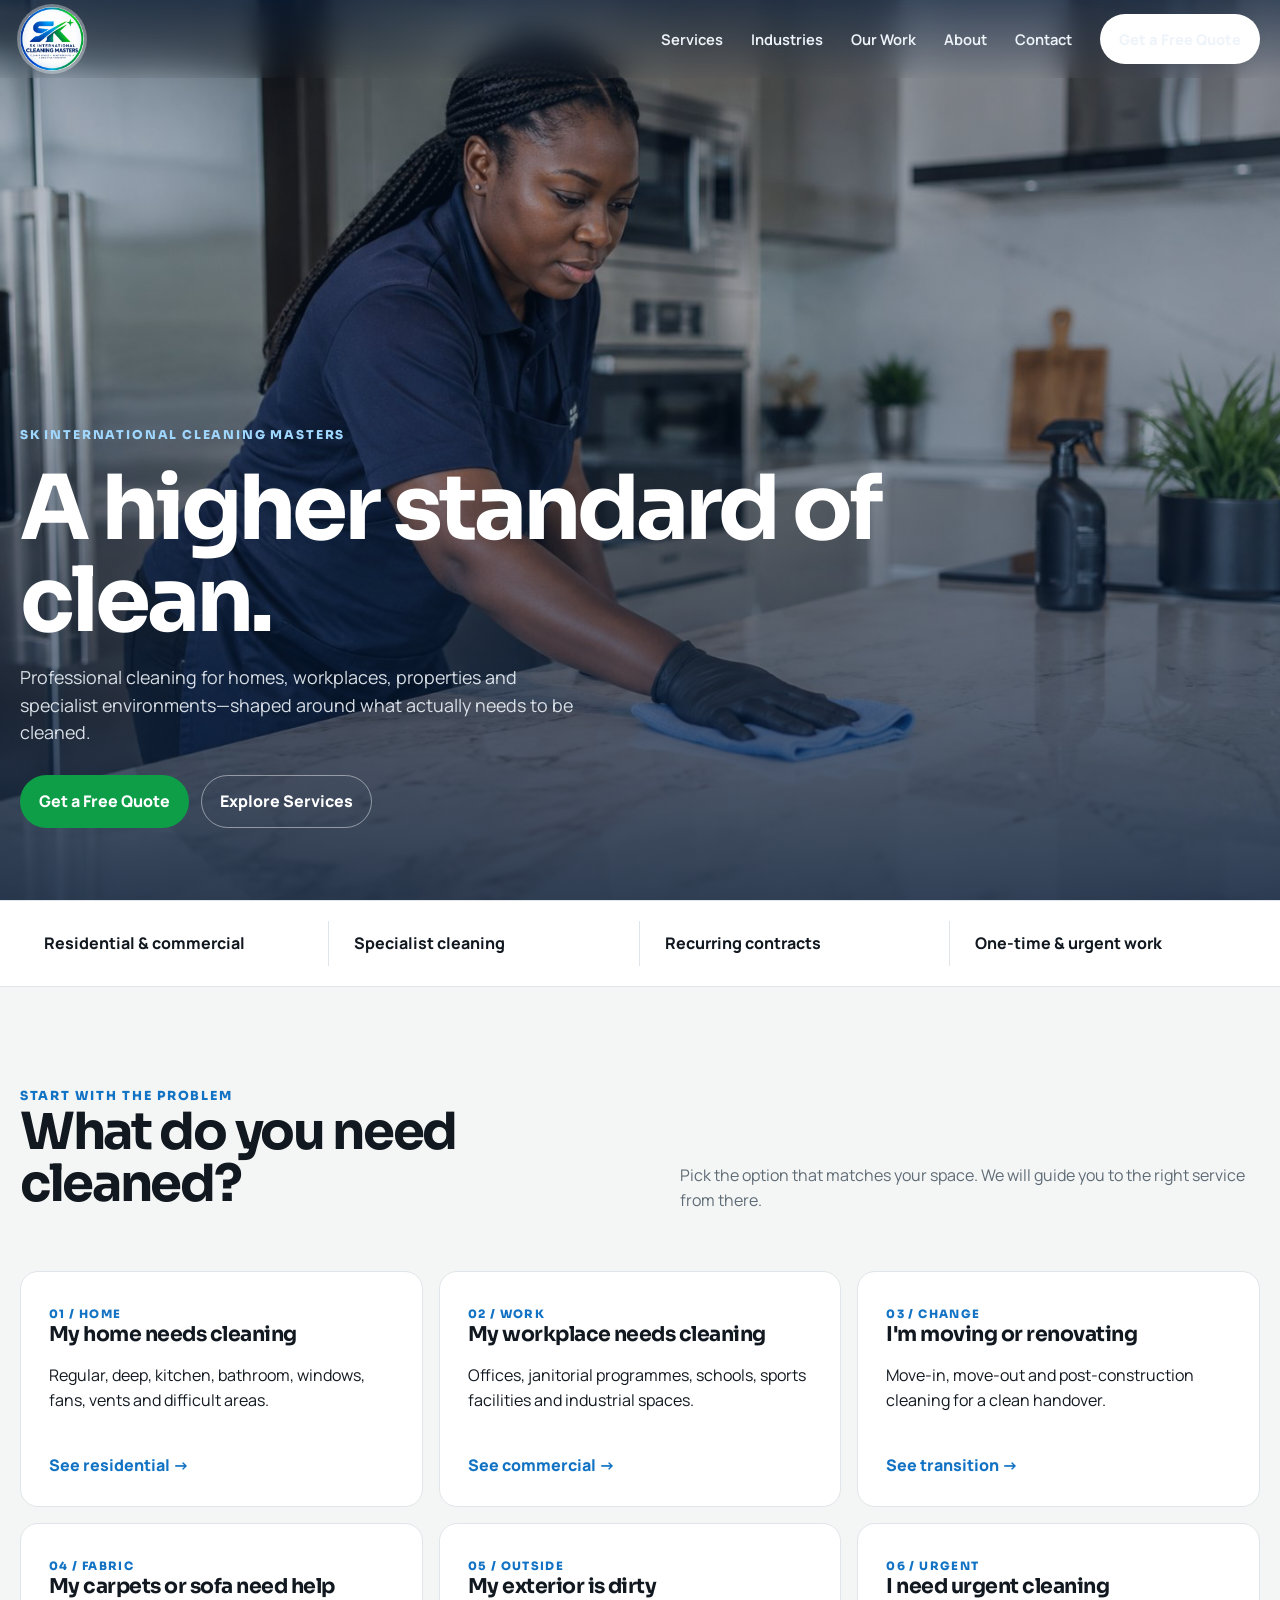
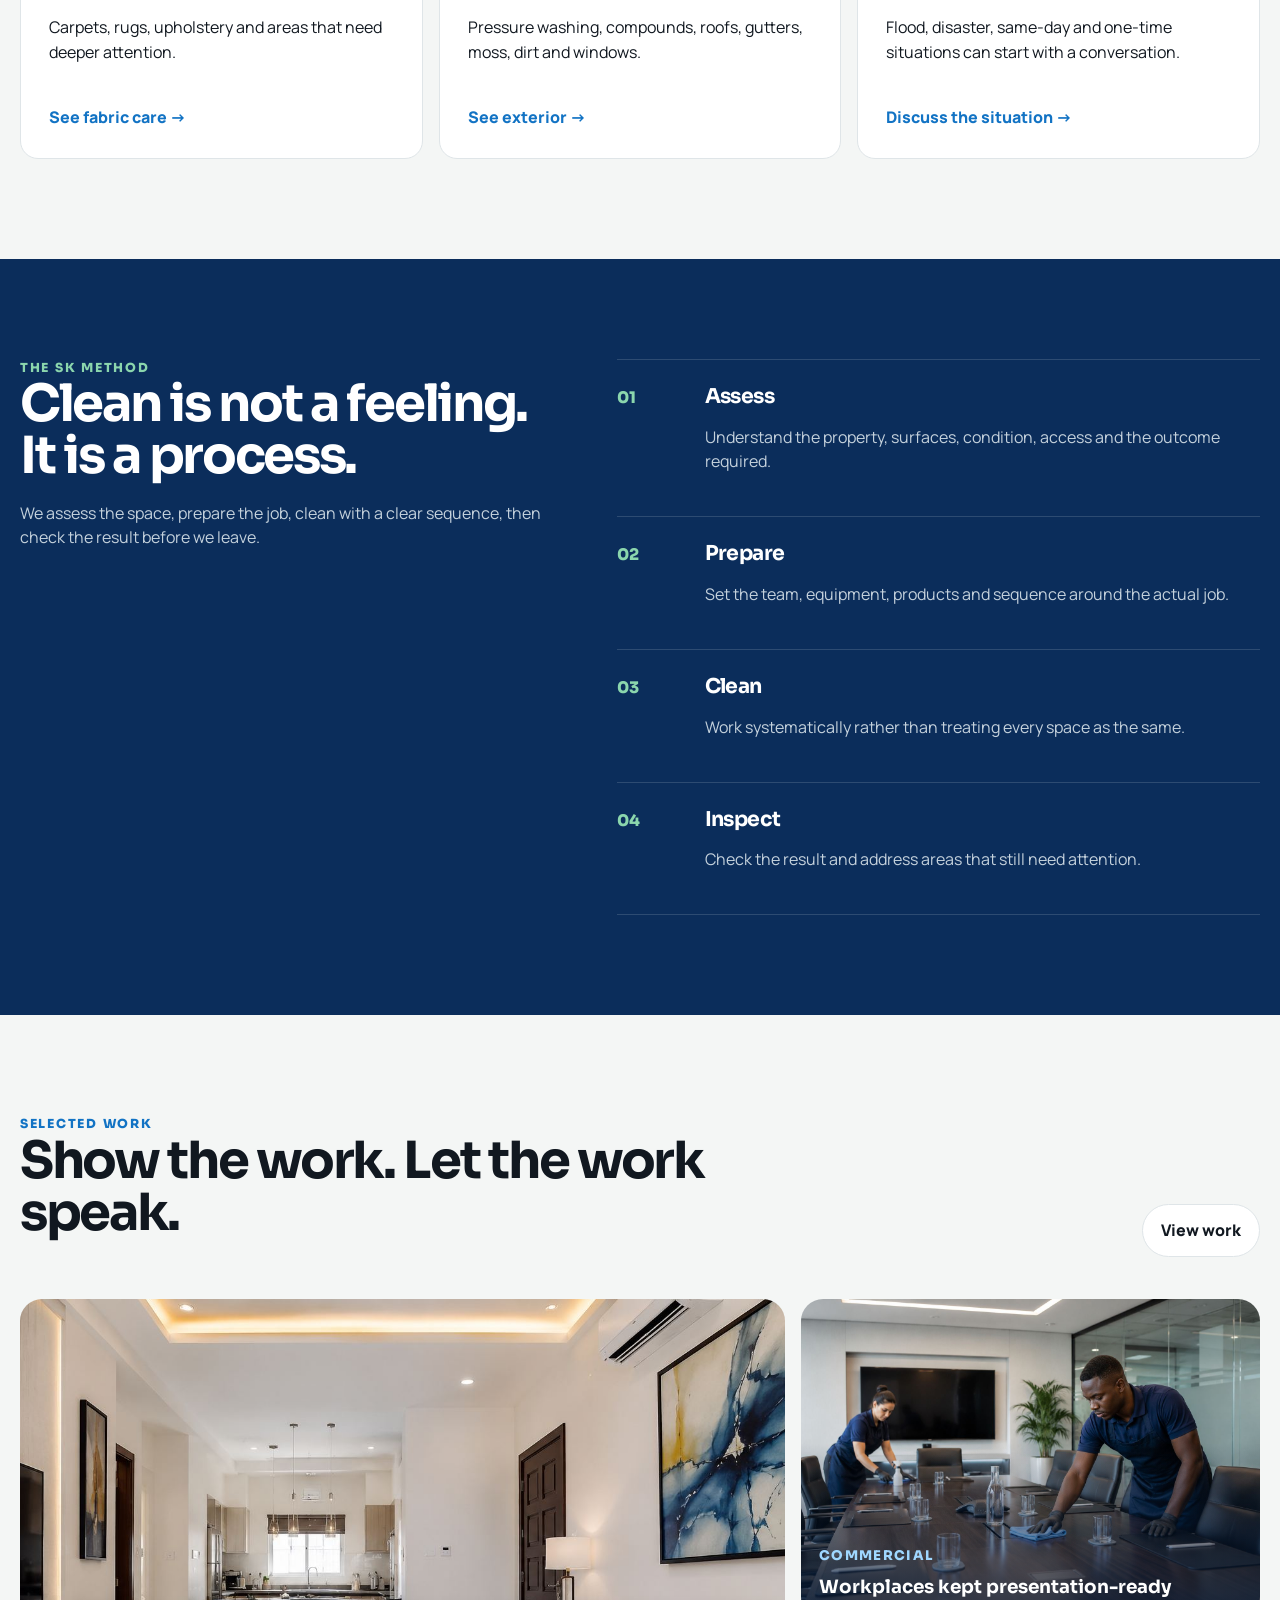
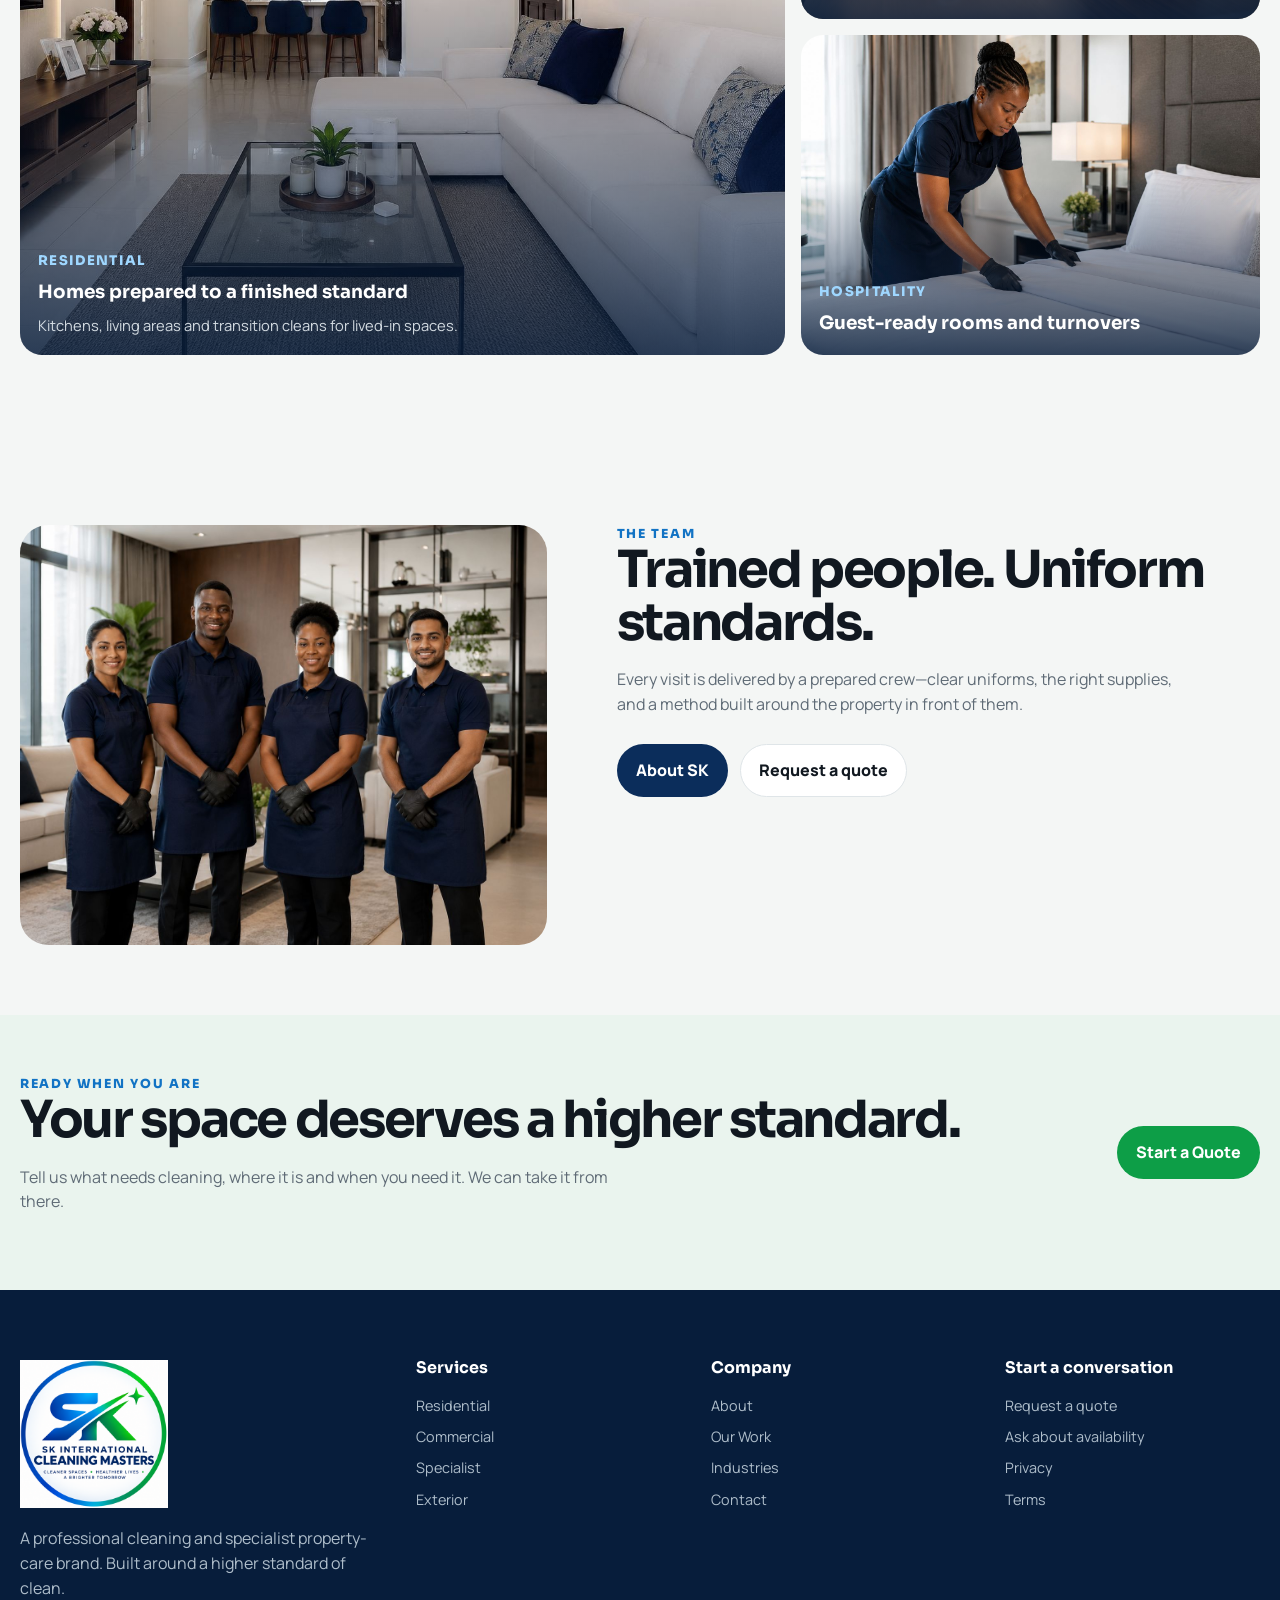
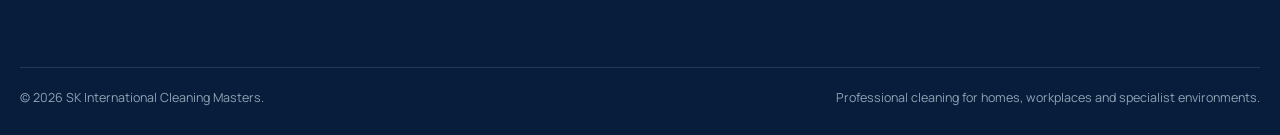
<file: index.html>
<!doctype html><html lang="en"><head><meta charset="utf-8">
<meta name="viewport" content="width=device-width, initial-scale=1">
<title>SK International Cleaning Masters | A Higher Standard of Clean</title>
<meta name="description" content="Professional residential, commercial and specialist cleaning services.">
<meta name="theme-color" content="#0b2d5b">
<meta property="og:title" content="SK International Cleaning Masters | A Higher Standard of Clean">
<meta property="og:description" content="Professional residential, commercial and specialist cleaning services.">
<meta property="og:type" content="website">
<meta property="og:image" content="assets/photos/hero-kitchen.jpg">
<meta property="og:url" content="https://beyondjulius.github.io/SK-Cleaning-Masters-Online/">
<link rel="icon" href="assets/favicon.png" type="image/png">
<link rel="stylesheet" href="css/styles.css?v=20261012c">
<script type="application/ld+json">{
 "@context":"https://schema.org",
 "@type":"CleaningService",
 "name":"SK International Cleaning Masters",
 "description":"Professional residential, commercial and specialist cleaning services.",
 "url":"https://beyondjulius.github.io/SK-Cleaning-Masters-Online/",
 "image":"https://beyondjulius.github.io/SK-Cleaning-Masters-Online/assets/photos/hero-kitchen.jpg"
}</script></head>
<body>
<a class="skip-link" href="#main">Skip to content</a>
<header class="site-header on-hero"><div class="container nav"><a class="brand" href="index.html" aria-label="SK International Cleaning Masters home"><img src="assets/logo.png" alt="SK International Cleaning Masters"></a>
<button class="menu-toggle" aria-label="Open navigation" aria-expanded="false" aria-controls="main-nav">☰</button>
<nav class="nav-links" id="main-nav" aria-label="Primary navigation">
  <a href="services.html">Services</a><a href="industries.html">Industries</a><a href="work.html">Our Work</a><a href="about.html">About</a><a href="contact.html">Contact</a>
  <a class="btn btn-primary" href="quote.html">Get a Free Quote</a>
</nav></div></header>
<main id="main">
<section class="hero-bleed">
  <img class="hero-bleed-media" src="assets/photos/hero-kitchen.jpg" alt="" aria-hidden="true">
  <div class="container">
    <div class="eyebrow reveal">SK International Cleaning Masters</div>
    <h1 class="reveal">A higher standard of clean.</h1>
    <p class="lede reveal">Professional cleaning for homes, workplaces, properties and specialist environments—shaped around what actually needs to be cleaned.</p>
    <div class="hero-actions reveal">
      <a class="btn btn-green" href="quote.html">Get a Free Quote</a>
      <a class="btn btn-ghost-light" href="services.html">Explore Services</a>
    </div>
  </div>
</section>

<section class="trust"><div class="container trust-row">
  <div class="trust-item">Residential &amp; commercial</div>
  <div class="trust-item">Specialist cleaning</div>
  <div class="trust-item">Recurring contracts</div>
  <div class="trust-item">One-time &amp; urgent work</div>
</div></section>

<section class="section"><div class="container">
  <div class="section-head"><div>
    <div class="section-kicker">Start with the problem</div>
    <h2>What do you need cleaned?</h2>
  </div>
  <p class="section-intro">Pick the option that matches your space. We will guide you to the right service from there.</p>
  </div>
  <div class="intent-grid">
    <a class="intent-card reveal" href="services.html#residential"><span class="number">01 / HOME</span><h3>My home needs cleaning</h3><p>Regular, deep, kitchen, bathroom, windows, fans, vents and difficult areas.</p><span class="card-link">See residential →</span></a>
    <a class="intent-card reveal" href="services.html#commercial"><span class="number">02 / WORK</span><h3>My workplace needs cleaning</h3><p>Offices, janitorial programmes, schools, sports facilities and industrial spaces.</p><span class="card-link">See commercial →</span></a>
    <a class="intent-card reveal" href="services.html#transition"><span class="number">03 / CHANGE</span><h3>I'm moving or renovating</h3><p>Move-in, move-out and post-construction cleaning for a clean handover.</p><span class="card-link">See transition →</span></a>
    <a class="intent-card reveal" href="services.html#fabric"><span class="number">04 / FABRIC</span><h3>My carpets or sofa need help</h3><p>Carpets, rugs, upholstery and areas that need deeper attention.</p><span class="card-link">See fabric care →</span></a>
    <a class="intent-card reveal" href="services.html#exterior"><span class="number">05 / OUTSIDE</span><h3>My exterior is dirty</h3><p>Pressure washing, compounds, roofs, gutters, moss, dirt and windows.</p><span class="card-link">See exterior →</span></a>
    <a class="intent-card reveal" href="services.html#emergency"><span class="number">06 / URGENT</span><h3>I need urgent cleaning</h3><p>Flood, disaster, same-day and one-time situations can start with a conversation.</p><span class="card-link">Discuss the situation →</span></a>
  </div>
</div></section>

<section class="section dark"><div class="container split">
  <div class="sticky-copy reveal">
    <div class="section-kicker">The SK method</div>
    <h2>Clean is not a feeling. It is a process.</h2>
    <p class="section-intro">We assess the space, prepare the job, clean with a clear sequence, then check the result before we leave.</p>
  </div>
  <div class="list">
    <div class="list-item reveal"><div class="list-num">01</div><div><h3>Assess</h3><p class="muted">Understand the property, surfaces, condition, access and the outcome required.</p></div></div>
    <div class="list-item reveal"><div class="list-num">02</div><div><h3>Prepare</h3><p class="muted">Set the team, equipment, products and sequence around the actual job.</p></div></div>
    <div class="list-item reveal"><div class="list-num">03</div><div><h3>Clean</h3><p class="muted">Work systematically rather than treating every space as the same.</p></div></div>
    <div class="list-item reveal"><div class="list-num">04</div><div><h3>Inspect</h3><p class="muted">Check the result and address areas that still need attention.</p></div></div>
  </div>
</div></section>

<section class="section"><div class="container">
  <div class="section-head">
    <div><div class="section-kicker">Selected work</div><h2>Show the work. Let the work speak.</h2></div>
    <a class="btn btn-ghost" href="work.html">View work</a>
  </div>
  <div class="work-grid">
    <a class="work-card large reveal" href="work.html">
      <img src="assets/photos/living-open.jpg" alt="Finished open-plan living space after residential cleaning" loading="lazy">
      <div class="work-caption"><small>Residential</small><strong>Homes prepared to a finished standard</strong><p>Kitchens, living areas and transition cleans for lived-in spaces.</p></div>
    </a>
    <div style="display:grid;gap:16px">
      <a class="work-card reveal" href="work.html">
        <img src="assets/photos/office-conference.jpg" alt="Conference room after commercial cleaning" loading="lazy">
        <div class="work-caption"><small>Commercial</small><strong>Workplaces kept presentation-ready</strong></div>
      </a>
      <a class="work-card reveal" href="work.html">
        <img src="assets/photos/hotel-bedroom.jpg" alt="Hotel bedroom during housekeeping service" loading="lazy">
        <div class="work-caption"><small>Hospitality</small><strong>Guest-ready rooms and turnovers</strong></div>
      </a>
    </div>
  </div>
</div></section>

<section class="section-sm"><div class="container split">
  <div class="photo-panel reveal">
    <img src="assets/photos/team-living.jpg" alt="SK cleaning team in a modern living room" loading="lazy">
  </div>
  <div class="reveal">
    <div class="section-kicker">The team</div>
    <h2>Trained people. Uniform standards.</h2>
    <p class="section-intro">Every visit is delivered by a prepared crew—clear uniforms, the right supplies, and a method built around the property in front of them.</p>
    <div class="hero-actions"><a class="btn btn-primary" href="about.html">About SK</a><a class="btn btn-ghost" href="quote.html">Request a quote</a></div>
  </div>
</div></section>

<section class="band"><div class="container cta">
  <div>
    <div class="section-kicker">Ready when you are</div>
    <h2>Your space deserves a higher standard.</h2>
    <p>Tell us what needs cleaning, where it is and when you need it. We can take it from there.</p>
  </div>
  <a class="btn btn-green" href="quote.html">Start a Quote</a>
</div></section>
</main>
<footer class="footer">
<div class="container">
  <div class="footer-grid">
    <div><img src="assets/logo.png" alt="SK International Cleaning Masters" style="width:148px;margin-bottom:18px"><p>A professional cleaning and specialist property-care brand. Built around a higher standard of clean.</p></div>
    <div><h3>Services</h3><div class="footer-links"><a href="services.html#residential">Residential</a><a href="services.html#commercial">Commercial</a><a href="services.html#specialist">Specialist</a><a href="services.html#exterior">Exterior</a></div></div>
    <div><h3>Company</h3><div class="footer-links"><a href="about.html">About</a><a href="work.html">Our Work</a><a href="industries.html">Industries</a><a href="contact.html">Contact</a></div></div>
    <div><h3>Start a conversation</h3><div class="footer-links"><a href="quote.html">Request a quote</a><a href="contact.html">Ask about availability</a><a href="privacy.html">Privacy</a><a href="terms.html">Terms</a></div></div>
  </div>
  <div class="footer-bottom"><span>© <span data-year></span> SK International Cleaning Masters.</span><span>Professional cleaning for homes, workplaces and specialist environments.</span></div>
</div></footer>
<script src="js/main.js?v=20261012c" defer></script>
</body></html>
</file>
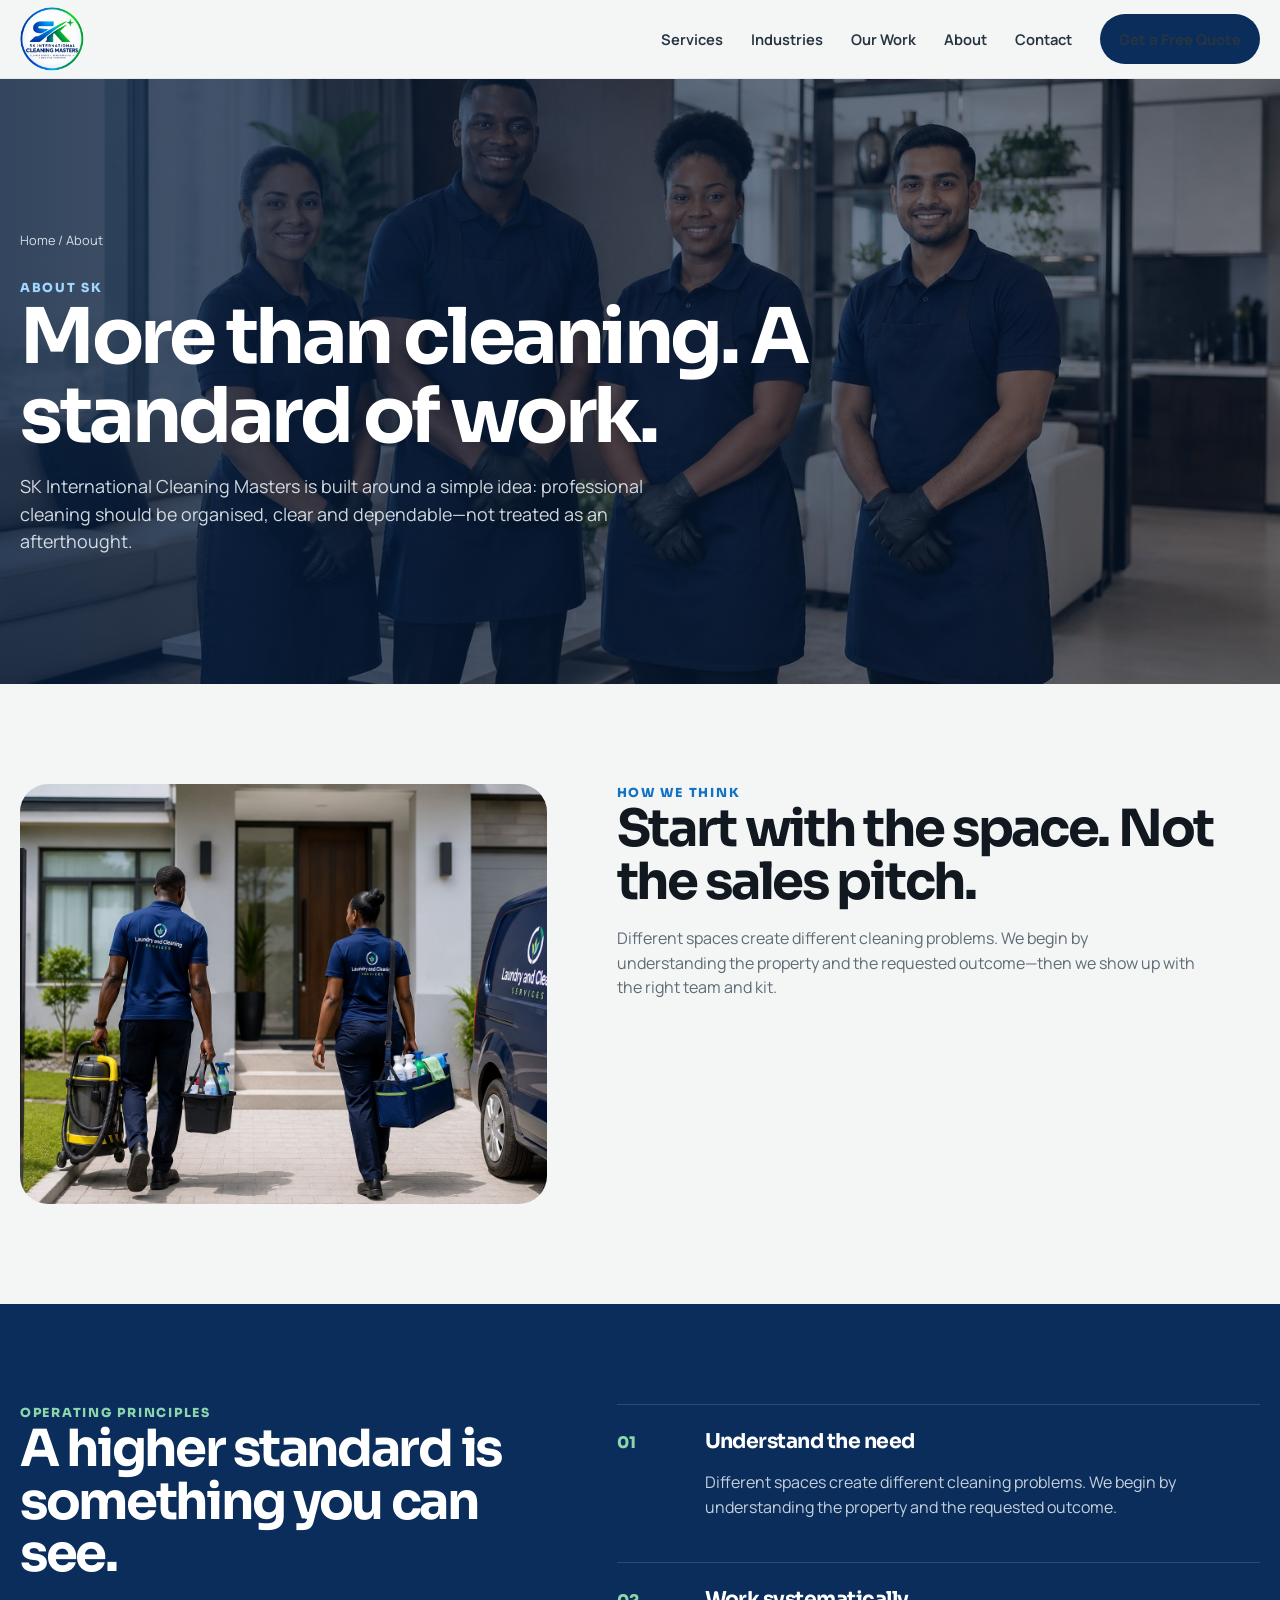
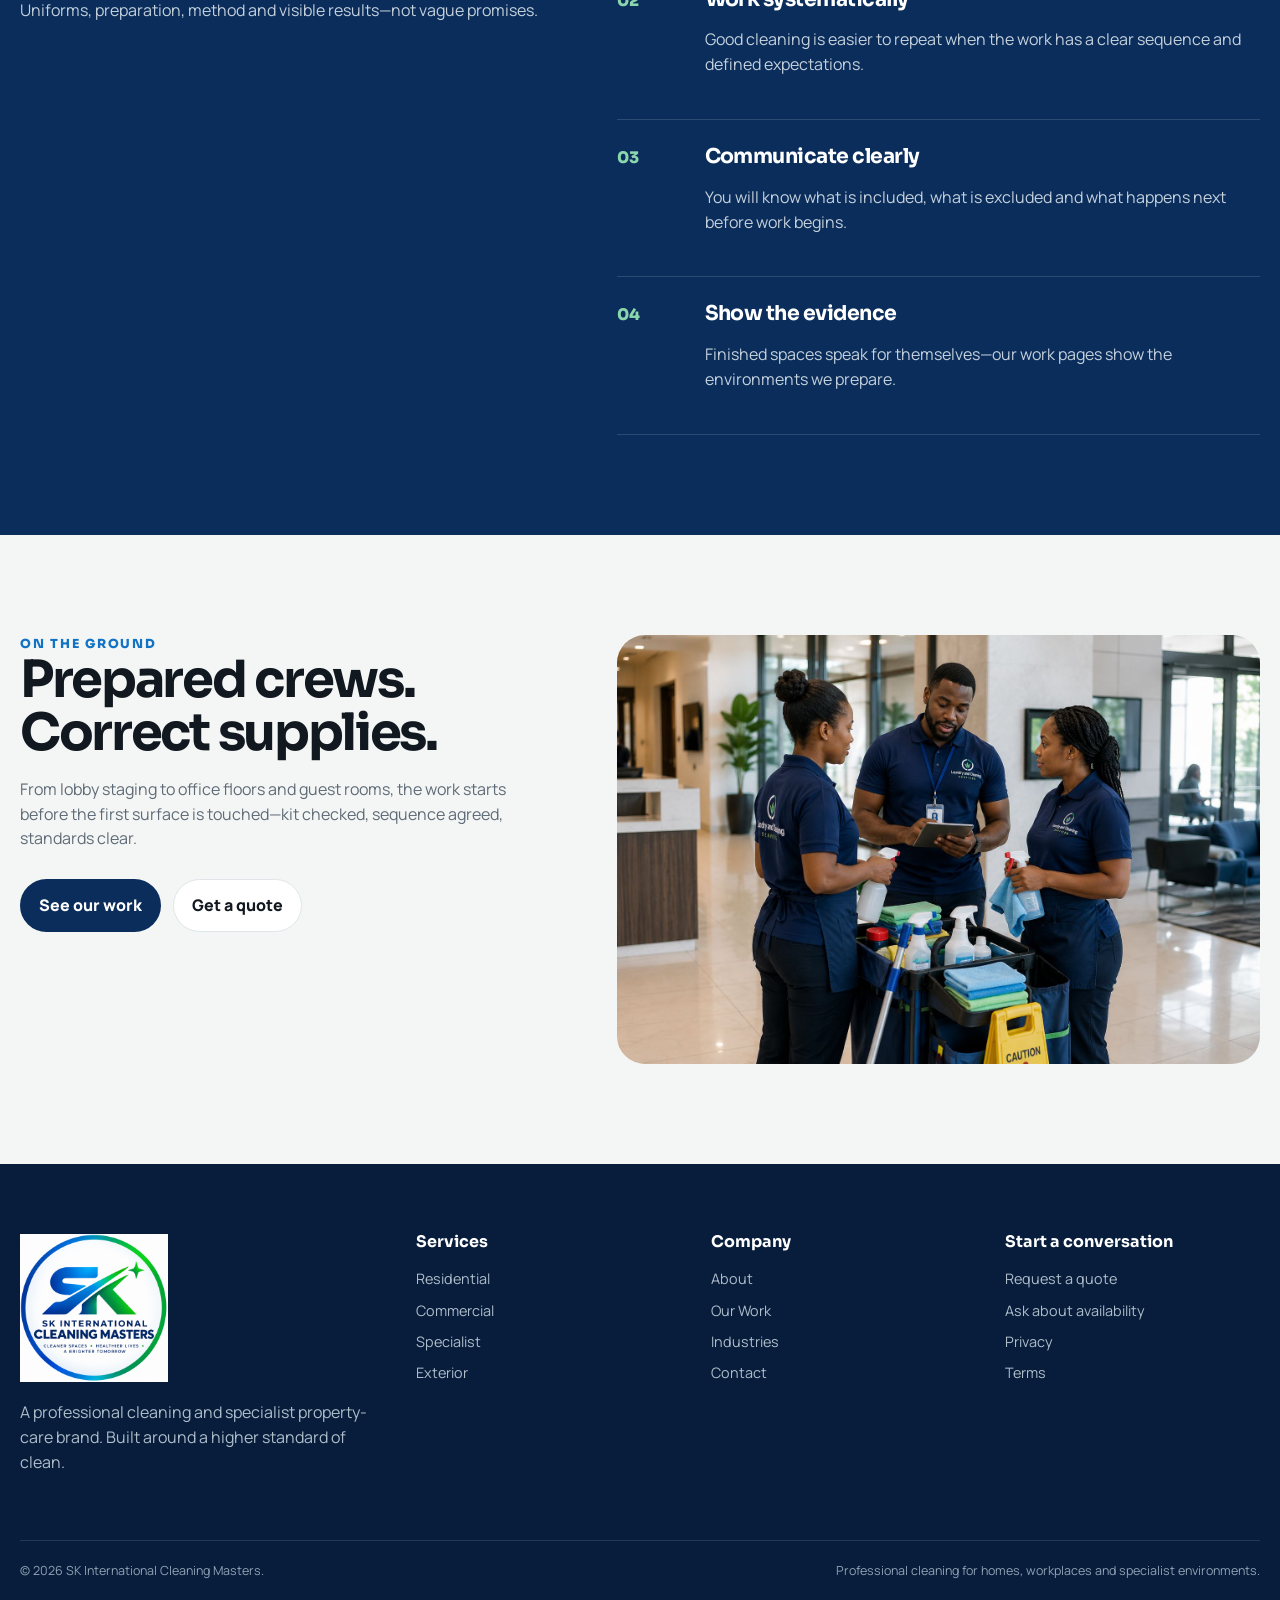
<file: about.html>
<!doctype html><html lang="en"><head><meta charset="utf-8">
<meta name="viewport" content="width=device-width, initial-scale=1">
<title>About | SK International Cleaning Masters</title>
<meta name="description" content="Learn how SK International Cleaning Masters approaches professional cleaning and property care.">
<meta name="theme-color" content="#0b2d5b">
<meta property="og:title" content="About | SK International Cleaning Masters">
<meta property="og:description" content="Learn how SK International Cleaning Masters approaches professional cleaning and property care.">
<meta property="og:type" content="website">
<meta property="og:image" content="assets/photos/team-living.jpg">
<link rel="icon" href="assets/favicon.png" type="image/png">
<link rel="stylesheet" href="css/styles.css?v=20261012c">
<script type="application/ld+json">{
 "@context":"https://schema.org",
 "@type":"CleaningService",
 "name":"SK International Cleaning Masters",
 "description":"Professional residential, commercial and specialist cleaning services.",
 "url":"https://beyondjulius.github.io/SK-Cleaning-Masters-Online/"
}</script></head>
<body><a class="skip-link" href="#main">Skip to content</a>
<header class="site-header"><div class="container nav"><a class="brand" href="index.html" aria-label="SK International Cleaning Masters home"><img src="assets/logo.png" alt="SK International Cleaning Masters"></a>
<button class="menu-toggle" aria-label="Open navigation" aria-expanded="false" aria-controls="main-nav">☰</button>
<nav class="nav-links" id="main-nav" aria-label="Primary navigation">
  <a href="services.html">Services</a><a href="industries.html">Industries</a><a href="work.html">Our Work</a><a href="about.html">About</a><a href="contact.html">Contact</a>
  <a class="btn btn-primary" href="quote.html">Get a Free Quote</a>
</nav></div></header>
<main id="main">
<section class="page-hero has-photo">
  <img class="page-hero-media" src="assets/photos/team-living.jpg" alt="" aria-hidden="true">
  <div class="container">
    <div class="breadcrumb">Home / About</div>
    <div class="section-kicker">About SK</div>
    <h1>More than cleaning. A standard of work.</h1>
    <p class="lede">SK International Cleaning Masters is built around a simple idea: professional cleaning should be organised, clear and dependable—not treated as an afterthought.</p>
  </div>
</section>

<section class="section"><div class="container split">
  <div class="photo-panel reveal">
    <img src="assets/photos/team-arrival.jpg" alt="SK team arriving prepared for a home service" loading="lazy">
  </div>
  <div class="reveal">
    <div class="section-kicker">How we think</div>
    <h2>Start with the space. Not the sales pitch.</h2>
    <p class="section-intro">Different spaces create different cleaning problems. We begin by understanding the property and the requested outcome—then we show up with the right team and kit.</p>
  </div>
</div></section>

<section class="section dark"><div class="container split">
  <div class="sticky-copy reveal">
    <div class="section-kicker">Operating principles</div>
    <h2>A higher standard is something you can see.</h2>
    <p class="section-intro">Uniforms, preparation, method and visible results—not vague promises.</p>
  </div>
  <div class="list">
    <div class="list-item reveal"><div class="list-num">01</div><div><h3>Understand the need</h3><p class="muted">Different spaces create different cleaning problems. We begin by understanding the property and the requested outcome.</p></div></div>
    <div class="list-item reveal"><div class="list-num">02</div><div><h3>Work systematically</h3><p class="muted">Good cleaning is easier to repeat when the work has a clear sequence and defined expectations.</p></div></div>
    <div class="list-item reveal"><div class="list-num">03</div><div><h3>Communicate clearly</h3><p class="muted">You will know what is included, what is excluded and what happens next before work begins.</p></div></div>
    <div class="list-item reveal"><div class="list-num">04</div><div><h3>Show the evidence</h3><p class="muted">Finished spaces speak for themselves—our work pages show the environments we prepare.</p></div></div>
  </div>
</div></section>

<section class="section"><div class="container split">
  <div class="reveal">
    <div class="section-kicker">On the ground</div>
    <h2>Prepared crews. Correct supplies.</h2>
    <p class="section-intro">From lobby staging to office floors and guest rooms, the work starts before the first surface is touched—kit checked, sequence agreed, standards clear.</p>
    <div class="hero-actions"><a class="btn btn-primary" href="work.html">See our work</a><a class="btn btn-ghost" href="quote.html">Get a quote</a></div>
  </div>
  <div class="photo-panel reveal">
    <img src="assets/photos/office-supplies.jpg" alt="Cleaning crew preparing supplies before service" loading="lazy">
  </div>
</div></section>
</main>
<footer class="footer">
<div class="container">
  <div class="footer-grid">
    <div><img src="assets/logo.png" alt="SK International Cleaning Masters" style="width:148px;margin-bottom:18px"><p>A professional cleaning and specialist property-care brand. Built around a higher standard of clean.</p></div>
    <div><h3>Services</h3><div class="footer-links"><a href="services.html#residential">Residential</a><a href="services.html#commercial">Commercial</a><a href="services.html#specialist">Specialist</a><a href="services.html#exterior">Exterior</a></div></div>
    <div><h3>Company</h3><div class="footer-links"><a href="about.html">About</a><a href="work.html">Our Work</a><a href="industries.html">Industries</a><a href="contact.html">Contact</a></div></div>
    <div><h3>Start a conversation</h3><div class="footer-links"><a href="quote.html">Request a quote</a><a href="contact.html">Ask about availability</a><a href="privacy.html">Privacy</a><a href="terms.html">Terms</a></div></div>
  </div>
  <div class="footer-bottom"><span>© <span data-year></span> SK International Cleaning Masters.</span><span>Professional cleaning for homes, workplaces and specialist environments.</span></div>
</div></footer>
<script src="js/main.js?v=20261012c" defer></script>
</body></html>
</file>
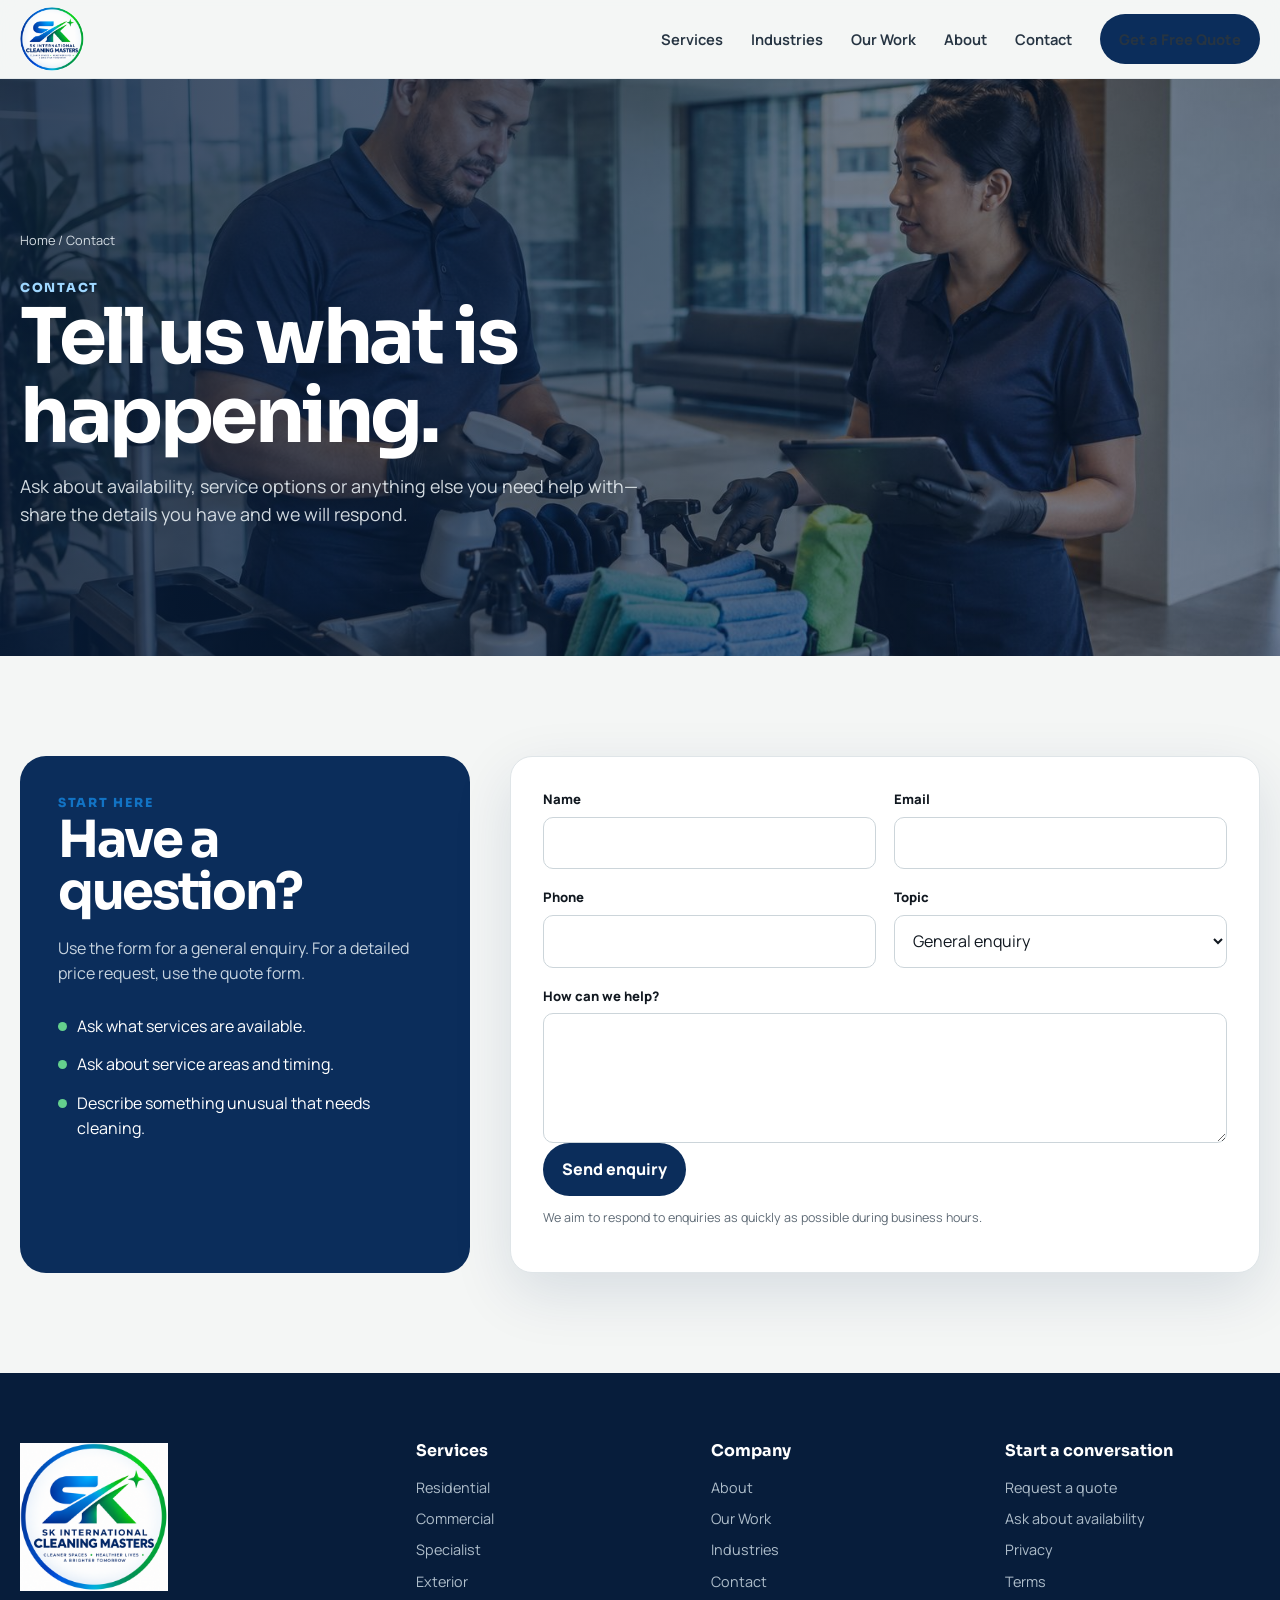
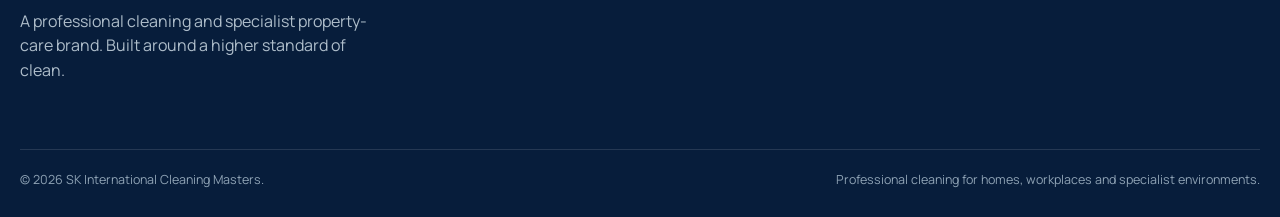
<file: contact.html>
<!doctype html><html lang="en"><head><meta charset="utf-8">
<meta name="viewport" content="width=device-width, initial-scale=1">
<title>Contact | SK International Cleaning Masters</title>
<meta name="description" content="Contact SK International Cleaning Masters for service questions, availability and cleaning enquiries.">
<meta name="theme-color" content="#0b2d5b">
<meta property="og:title" content="Contact | SK International Cleaning Masters">
<meta property="og:description" content="Contact SK International Cleaning Masters for service questions, availability and cleaning enquiries.">
<meta property="og:type" content="website">
<link rel="icon" href="assets/favicon.png" type="image/png">
<link rel="stylesheet" href="css/styles.css?v=20261012c">
<script type="application/ld+json">{
 "@context":"https://schema.org",
 "@type":"CleaningService",
 "name":"SK International Cleaning Masters",
 "description":"Professional residential, commercial and specialist cleaning services.",
 "url":"https://beyondjulius.github.io/SK-Cleaning-Masters-Online/"
}</script></head>
<body><a class="skip-link" href="#main">Skip to content</a><header class="site-header"><div class="container nav"><a class="brand" href="index.html" aria-label="SK International Cleaning Masters home"><img src="assets/logo.png" alt="SK International Cleaning Masters"></a>
<button class="menu-toggle" aria-label="Open navigation" aria-expanded="false" aria-controls="main-nav">☰</button>
<nav class="nav-links" id="main-nav" aria-label="Primary navigation">
  <a href="services.html">Services</a><a href="industries.html">Industries</a><a href="work.html">Our Work</a><a href="about.html">About</a><a href="contact.html">Contact</a>
  <a class="btn btn-primary" href="quote.html">Get a Free Quote</a>
</nav></div></header>
<main id="main"><section class="page-hero has-photo">
  <img class="page-hero-media" src="assets/photos/lobby-supplies.jpg" alt="" aria-hidden="true">
  <div class="container"><div class="breadcrumb">Home / Contact</div><div class="section-kicker">Contact</div><h1>Tell us what is happening.</h1><p class="lede">Ask about availability, service options or anything else you need help with—share the details you have and we will respond.</p></div></section>
<section class="section"><div class="container form-shell"><div class="quote-panel"><div class="section-kicker">Start here</div><h2>Have a question?</h2><p>Use the form for a general enquiry. For a detailed price request, use the quote form.</p><div class="quote-points"><div class="quote-point"><span class="dot"></span><span>Ask what services are available.</span></div><div class="quote-point"><span class="dot"></span><span>Ask about service areas and timing.</span></div><div class="quote-point"><span class="dot"></span><span>Describe something unusual that needs cleaning.</span></div></div></div>
<form class="form-card" data-demo-form><div class="field-grid"><div class="field"><label for="name">Name</label><input id="name" name="name" required></div><div class="field"><label for="email">Email</label><input id="email" name="email" type="email" required></div><div class="field"><label for="phone">Phone</label><input id="phone" name="phone"></div><div class="field"><label for="topic">Topic</label><select id="topic" name="topic"><option>General enquiry</option><option>Service question</option><option>Availability</option><option>Recurring cleaning</option><option>Something else</option></select></div><div class="field full"><label for="message">How can we help?</label><textarea id="message" name="message" required></textarea></div></div><button class="btn btn-primary" type="submit">Send enquiry</button><p class="form-note">We aim to respond to enquiries as quickly as possible during business hours.</p><div class="form-status" role="status"></div></form></div></section></main><footer class="footer">
<div class="container">
  <div class="footer-grid">
    <div><img src="assets/logo.png" alt="SK International Cleaning Masters" style="width:148px;margin-bottom:18px"><p>A professional cleaning and specialist property-care brand. Built around a higher standard of clean.</p></div>
    <div><h3>Services</h3><div class="footer-links"><a href="services.html#residential">Residential</a><a href="services.html#commercial">Commercial</a><a href="services.html#specialist">Specialist</a><a href="services.html#exterior">Exterior</a></div></div>
    <div><h3>Company</h3><div class="footer-links"><a href="about.html">About</a><a href="work.html">Our Work</a><a href="industries.html">Industries</a><a href="contact.html">Contact</a></div></div>
    <div><h3>Start a conversation</h3><div class="footer-links"><a href="quote.html">Request a quote</a><a href="contact.html">Ask about availability</a><a href="privacy.html">Privacy</a><a href="terms.html">Terms</a></div></div>
  </div>
  <div class="footer-bottom"><span>© <span data-year></span> SK International Cleaning Masters.</span><span>Professional cleaning for homes, workplaces and specialist environments.</span></div>
</div></footer><script src="js/main.js?v=20261012c" defer></script></body></html>
</file>
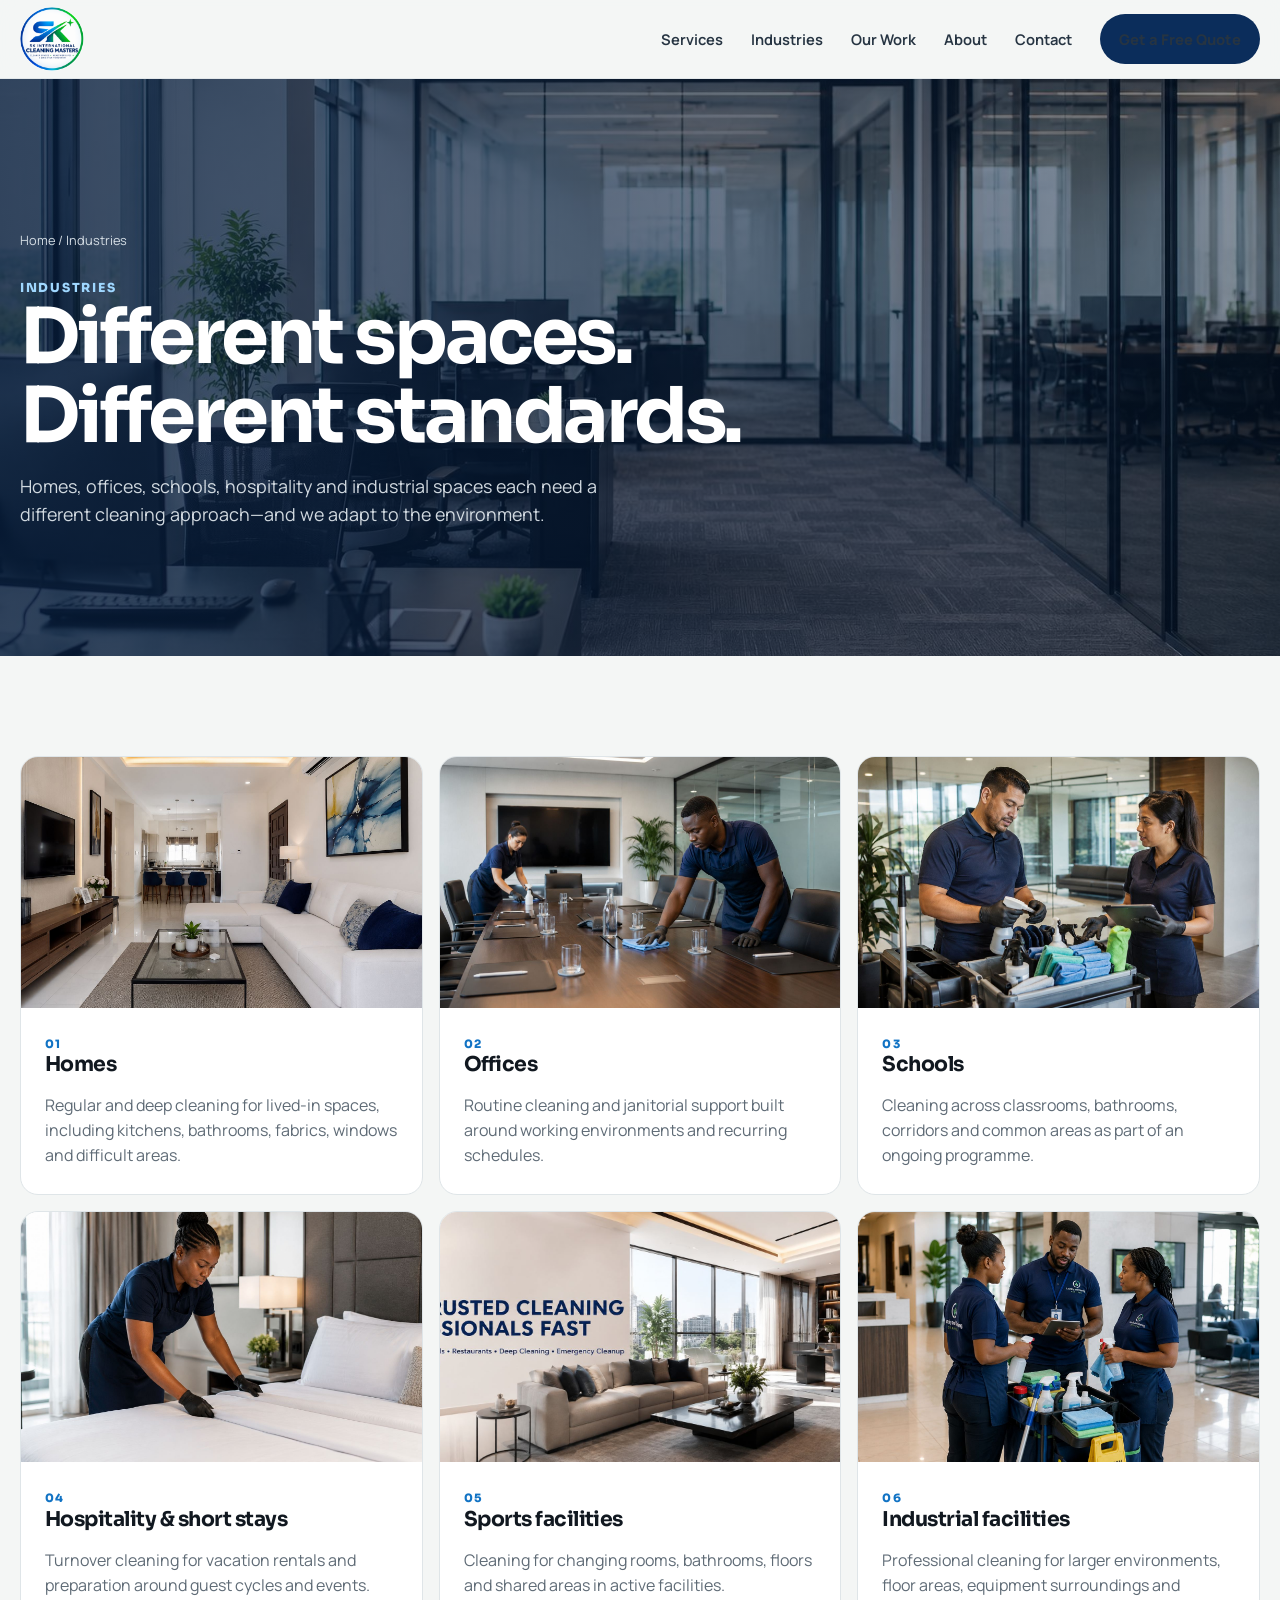
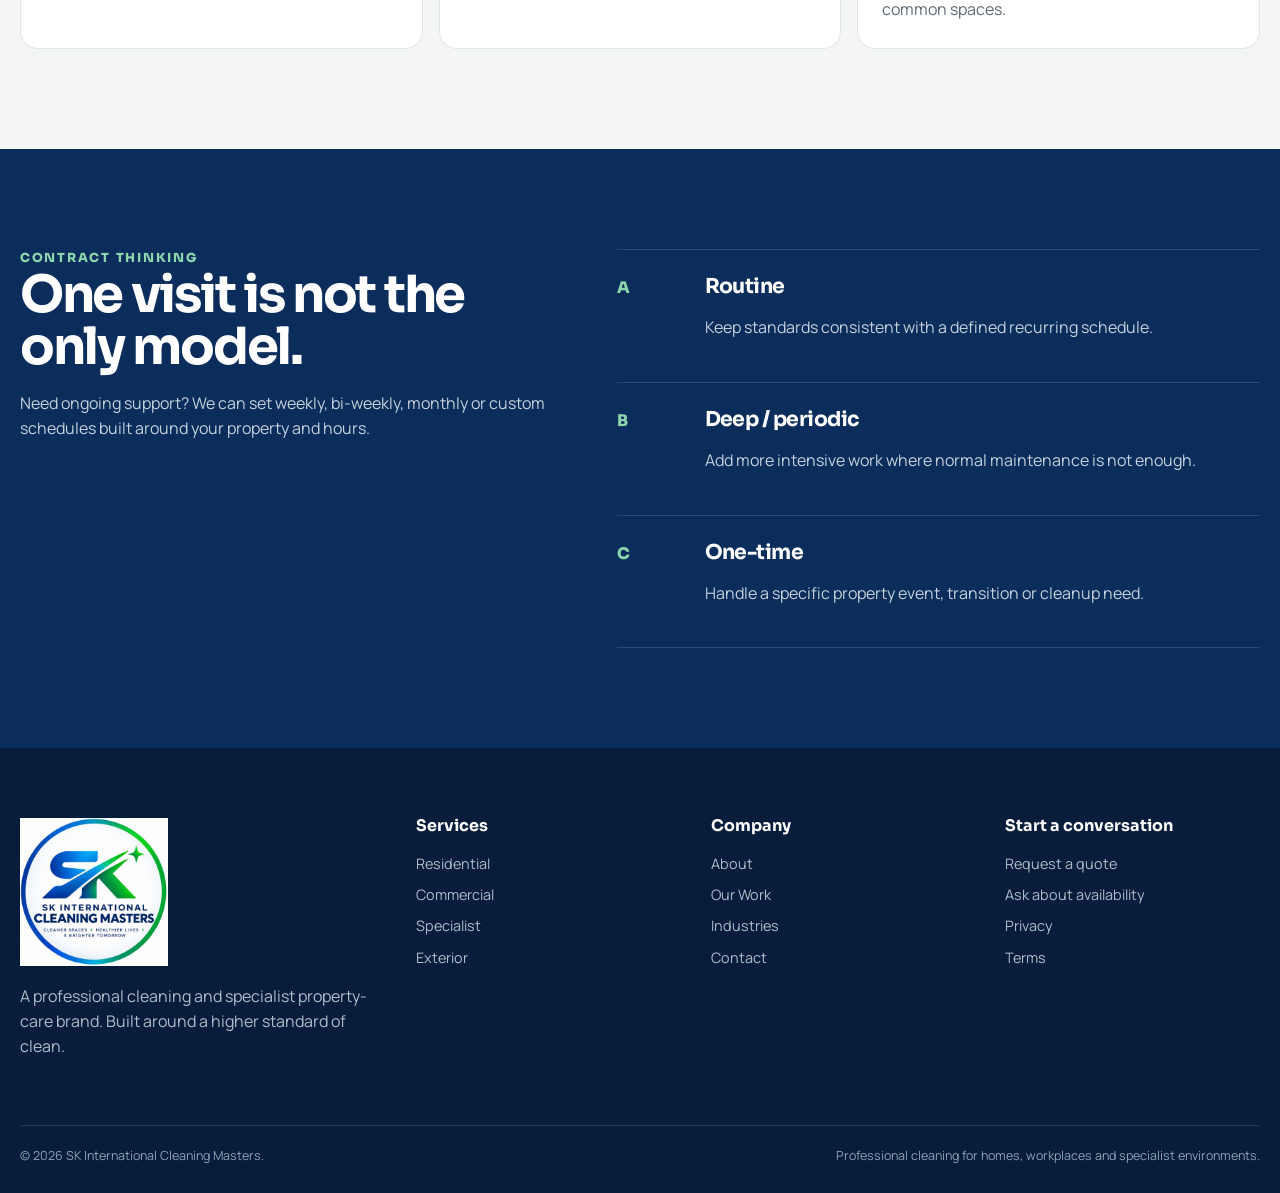
<file: industries.html>
<!doctype html><html lang="en"><head><meta charset="utf-8">
<meta name="viewport" content="width=device-width, initial-scale=1">
<title>Industries | SK International Cleaning Masters</title>
<meta name="description" content="Cleaning services for homes, offices, schools, hospitality, sports and industrial facilities.">
<meta name="theme-color" content="#0b2d5b">
<meta property="og:title" content="Industries | SK International Cleaning Masters">
<meta property="og:description" content="Cleaning services for homes, offices, schools, hospitality, sports and industrial facilities.">
<meta property="og:type" content="website">
<meta property="og:image" content="assets/photos/office-minimal.jpg">
<link rel="icon" href="assets/favicon.png" type="image/png">
<link rel="stylesheet" href="css/styles.css?v=20261012c">
<script type="application/ld+json">{
 "@context":"https://schema.org",
 "@type":"CleaningService",
 "name":"SK International Cleaning Masters",
 "description":"Professional residential, commercial and specialist cleaning services.",
 "url":"https://beyondjulius.github.io/SK-Cleaning-Masters-Online/"
}</script></head>
<body><a class="skip-link" href="#main">Skip to content</a>
<header class="site-header"><div class="container nav"><a class="brand" href="index.html" aria-label="SK International Cleaning Masters home"><img src="assets/logo.png" alt="SK International Cleaning Masters"></a>
<button class="menu-toggle" aria-label="Open navigation" aria-expanded="false" aria-controls="main-nav">☰</button>
<nav class="nav-links" id="main-nav" aria-label="Primary navigation">
  <a href="services.html">Services</a><a href="industries.html">Industries</a><a href="work.html">Our Work</a><a href="about.html">About</a><a href="contact.html">Contact</a>
  <a class="btn btn-primary" href="quote.html">Get a Free Quote</a>
</nav></div></header>
<main id="main">
<section class="page-hero has-photo">
  <img class="page-hero-media" src="assets/photos/office-minimal.jpg" alt="" aria-hidden="true">
  <div class="container">
    <div class="breadcrumb">Home / Industries</div>
    <div class="section-kicker">Industries</div>
    <h1>Different spaces. Different standards.</h1>
    <p class="lede">Homes, offices, schools, hospitality and industrial spaces each need a different cleaning approach—and we adapt to the environment.</p>
  </div>
</section>

<section class="section"><div class="container"><div class="card-grid">
<article class="industry-card reveal">
  <div class="industry-media"><img src="assets/photos/living-open.jpg" alt="Modern home interior" loading="lazy"></div>
  <div class="industry-body"><span class="number">01</span><h3>Homes</h3><p>Regular and deep cleaning for lived-in spaces, including kitchens, bathrooms, fabrics, windows and difficult areas.</p></div>
</article>
<article class="industry-card reveal">
  <div class="industry-media"><img src="assets/photos/office-conference.jpg" alt="Office conference room" loading="lazy"></div>
  <div class="industry-body"><span class="number">02</span><h3>Offices</h3><p>Routine cleaning and janitorial support built around working environments and recurring schedules.</p></div>
</article>
<article class="industry-card reveal">
  <div class="industry-media"><img src="assets/photos/lobby-supplies.jpg" alt="Institutional lobby area" loading="lazy"></div>
  <div class="industry-body"><span class="number">03</span><h3>Schools</h3><p>Cleaning across classrooms, bathrooms, corridors and common areas as part of an ongoing programme.</p></div>
</article>
<article class="industry-card reveal">
  <div class="industry-media"><img src="assets/photos/hotel-bedroom.jpg" alt="Hospitality guest room" loading="lazy"></div>
  <div class="industry-body"><span class="number">04</span><h3>Hospitality &amp; short stays</h3><p>Turnover cleaning for vacation rentals and preparation around guest cycles and events.</p></div>
</article>
<article class="industry-card reveal">
  <div class="industry-media"><img src="assets/photos/office-luxury.jpg" alt="Large facility common area" loading="lazy"></div>
  <div class="industry-body"><span class="number">05</span><h3>Sports facilities</h3><p>Cleaning for changing rooms, bathrooms, floors and shared areas in active facilities.</p></div>
</article>
<article class="industry-card reveal">
  <div class="industry-media"><img src="assets/photos/office-supplies.jpg" alt="Industrial and facility cleaning operations" loading="lazy"></div>
  <div class="industry-body"><span class="number">06</span><h3>Industrial facilities</h3><p>Professional cleaning for larger environments, floor areas, equipment surroundings and common spaces.</p></div>
</article>
</div></div></section>

<section class="section dark"><div class="container split">
  <div class="sticky-copy reveal">
    <div class="section-kicker">Contract thinking</div>
    <h2>One visit is not the only model.</h2>
    <p class="section-intro">Need ongoing support? We can set weekly, bi-weekly, monthly or custom schedules built around your property and hours.</p>
  </div>
  <div class="list">
    <div class="list-item reveal"><div class="list-num">A</div><div><h3>Routine</h3><p class="muted">Keep standards consistent with a defined recurring schedule.</p></div></div>
    <div class="list-item reveal"><div class="list-num">B</div><div><h3>Deep / periodic</h3><p class="muted">Add more intensive work where normal maintenance is not enough.</p></div></div>
    <div class="list-item reveal"><div class="list-num">C</div><div><h3>One-time</h3><p class="muted">Handle a specific property event, transition or cleanup need.</p></div></div>
  </div>
</div></section>
</main>
<footer class="footer">
<div class="container">
  <div class="footer-grid">
    <div><img src="assets/logo.png" alt="SK International Cleaning Masters" style="width:148px;margin-bottom:18px"><p>A professional cleaning and specialist property-care brand. Built around a higher standard of clean.</p></div>
    <div><h3>Services</h3><div class="footer-links"><a href="services.html#residential">Residential</a><a href="services.html#commercial">Commercial</a><a href="services.html#specialist">Specialist</a><a href="services.html#exterior">Exterior</a></div></div>
    <div><h3>Company</h3><div class="footer-links"><a href="about.html">About</a><a href="work.html">Our Work</a><a href="industries.html">Industries</a><a href="contact.html">Contact</a></div></div>
    <div><h3>Start a conversation</h3><div class="footer-links"><a href="quote.html">Request a quote</a><a href="contact.html">Ask about availability</a><a href="privacy.html">Privacy</a><a href="terms.html">Terms</a></div></div>
  </div>
  <div class="footer-bottom"><span>© <span data-year></span> SK International Cleaning Masters.</span><span>Professional cleaning for homes, workplaces and specialist environments.</span></div>
</div></footer>
<script src="js/main.js?v=20261012c" defer></script>
</body></html>
</file>
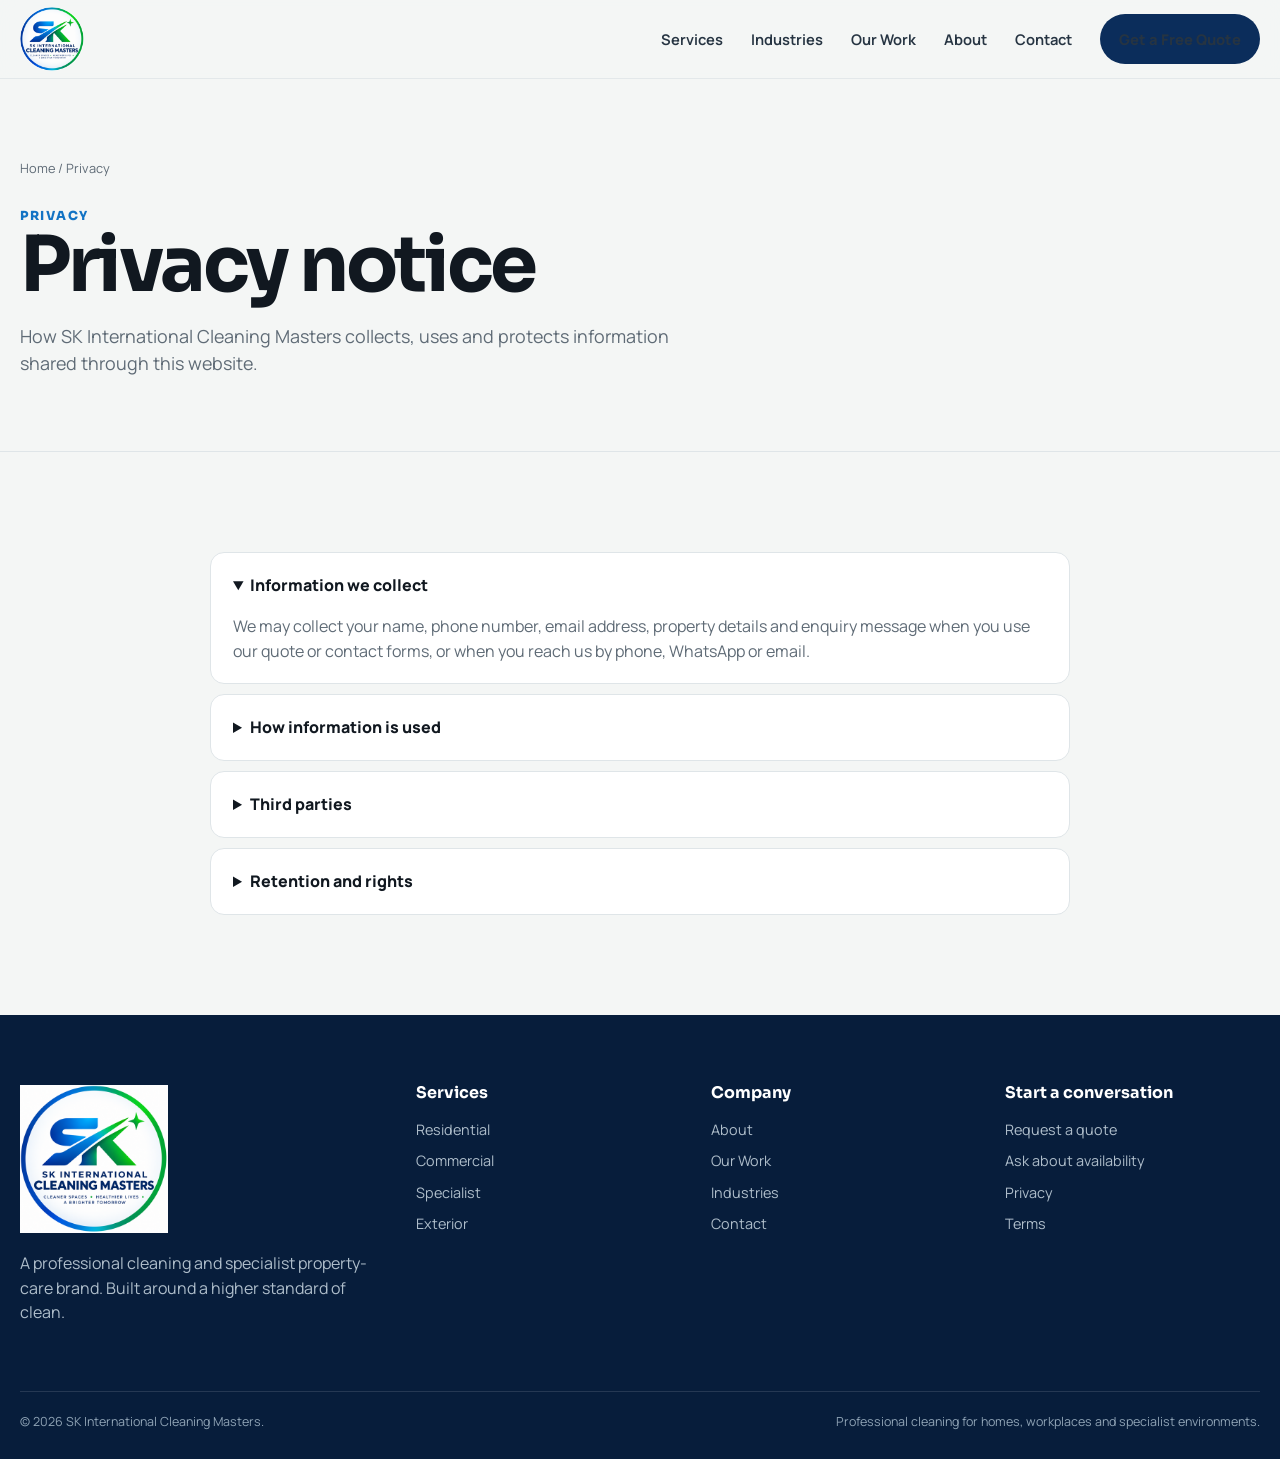
<file: privacy.html>
<!doctype html><html lang="en"><head><meta charset="utf-8">
<meta name="viewport" content="width=device-width, initial-scale=1">
<title>Privacy | SK International Cleaning Masters</title>
<meta name="description" content="Privacy information for SK International Cleaning Masters.">
<meta name="theme-color" content="#0b2d5b">
<meta property="og:title" content="Privacy | SK International Cleaning Masters">
<meta property="og:description" content="Privacy information for SK International Cleaning Masters.">
<meta property="og:type" content="website">
<link rel="icon" href="assets/favicon.png" type="image/png">
<link rel="stylesheet" href="css/styles.css?v=20261012c">
</head>
<body><a class="skip-link" href="#main">Skip to content</a><header class="site-header"><div class="container nav"><a class="brand" href="index.html" aria-label="SK International Cleaning Masters home"><img src="assets/logo.png" alt="SK International Cleaning Masters"></a>
<button class="menu-toggle" aria-label="Open navigation" aria-expanded="false" aria-controls="main-nav">☰</button>
<nav class="nav-links" id="main-nav" aria-label="Primary navigation">
  <a href="services.html">Services</a><a href="industries.html">Industries</a><a href="work.html">Our Work</a><a href="about.html">About</a><a href="contact.html">Contact</a>
  <a class="btn btn-primary" href="quote.html">Get a Free Quote</a>
</nav></div></header>
<main id="main"><section class="page-hero"><div class="container"><div class="breadcrumb">Home / Privacy</div><div class="section-kicker">Privacy</div><h1>Privacy notice</h1><p class="lede">How SK International Cleaning Masters collects, uses and protects information shared through this website.</p></div></section>
<section class="section"><div class="container" style="max-width:860px"><div class="faq">
<details open><summary>Information we collect</summary><p>We may collect your name, phone number, email address, property details and enquiry message when you use our quote or contact forms, or when you reach us by phone, WhatsApp or email.</p></details>
<details><summary>How information is used</summary><p>We use this information to respond to enquiries, prepare quotations, schedule services and communicate about your request.</p></details>
<details><summary>Third parties</summary><p>We only share information with trusted providers needed to run the website and respond to you—such as hosting or messaging tools—and not for unrelated marketing.</p></details>
<details><summary>Retention and rights</summary><p>We keep enquiry details only as long as needed to handle your request and meet basic business records. Contact us if you want your information updated or removed.</p></details>
</div></div></section></main><footer class="footer">
<div class="container">
  <div class="footer-grid">
    <div><img src="assets/logo.png" alt="SK International Cleaning Masters" style="width:148px;margin-bottom:18px"><p>A professional cleaning and specialist property-care brand. Built around a higher standard of clean.</p></div>
    <div><h3>Services</h3><div class="footer-links"><a href="services.html#residential">Residential</a><a href="services.html#commercial">Commercial</a><a href="services.html#specialist">Specialist</a><a href="services.html#exterior">Exterior</a></div></div>
    <div><h3>Company</h3><div class="footer-links"><a href="about.html">About</a><a href="work.html">Our Work</a><a href="industries.html">Industries</a><a href="contact.html">Contact</a></div></div>
    <div><h3>Start a conversation</h3><div class="footer-links"><a href="quote.html">Request a quote</a><a href="contact.html">Ask about availability</a><a href="privacy.html">Privacy</a><a href="terms.html">Terms</a></div></div>
  </div>
  <div class="footer-bottom"><span>© <span data-year></span> SK International Cleaning Masters.</span><span>Professional cleaning for homes, workplaces and specialist environments.</span></div>
</div></footer><script src="js/main.js?v=20261012c" defer></script></body></html>
</file>
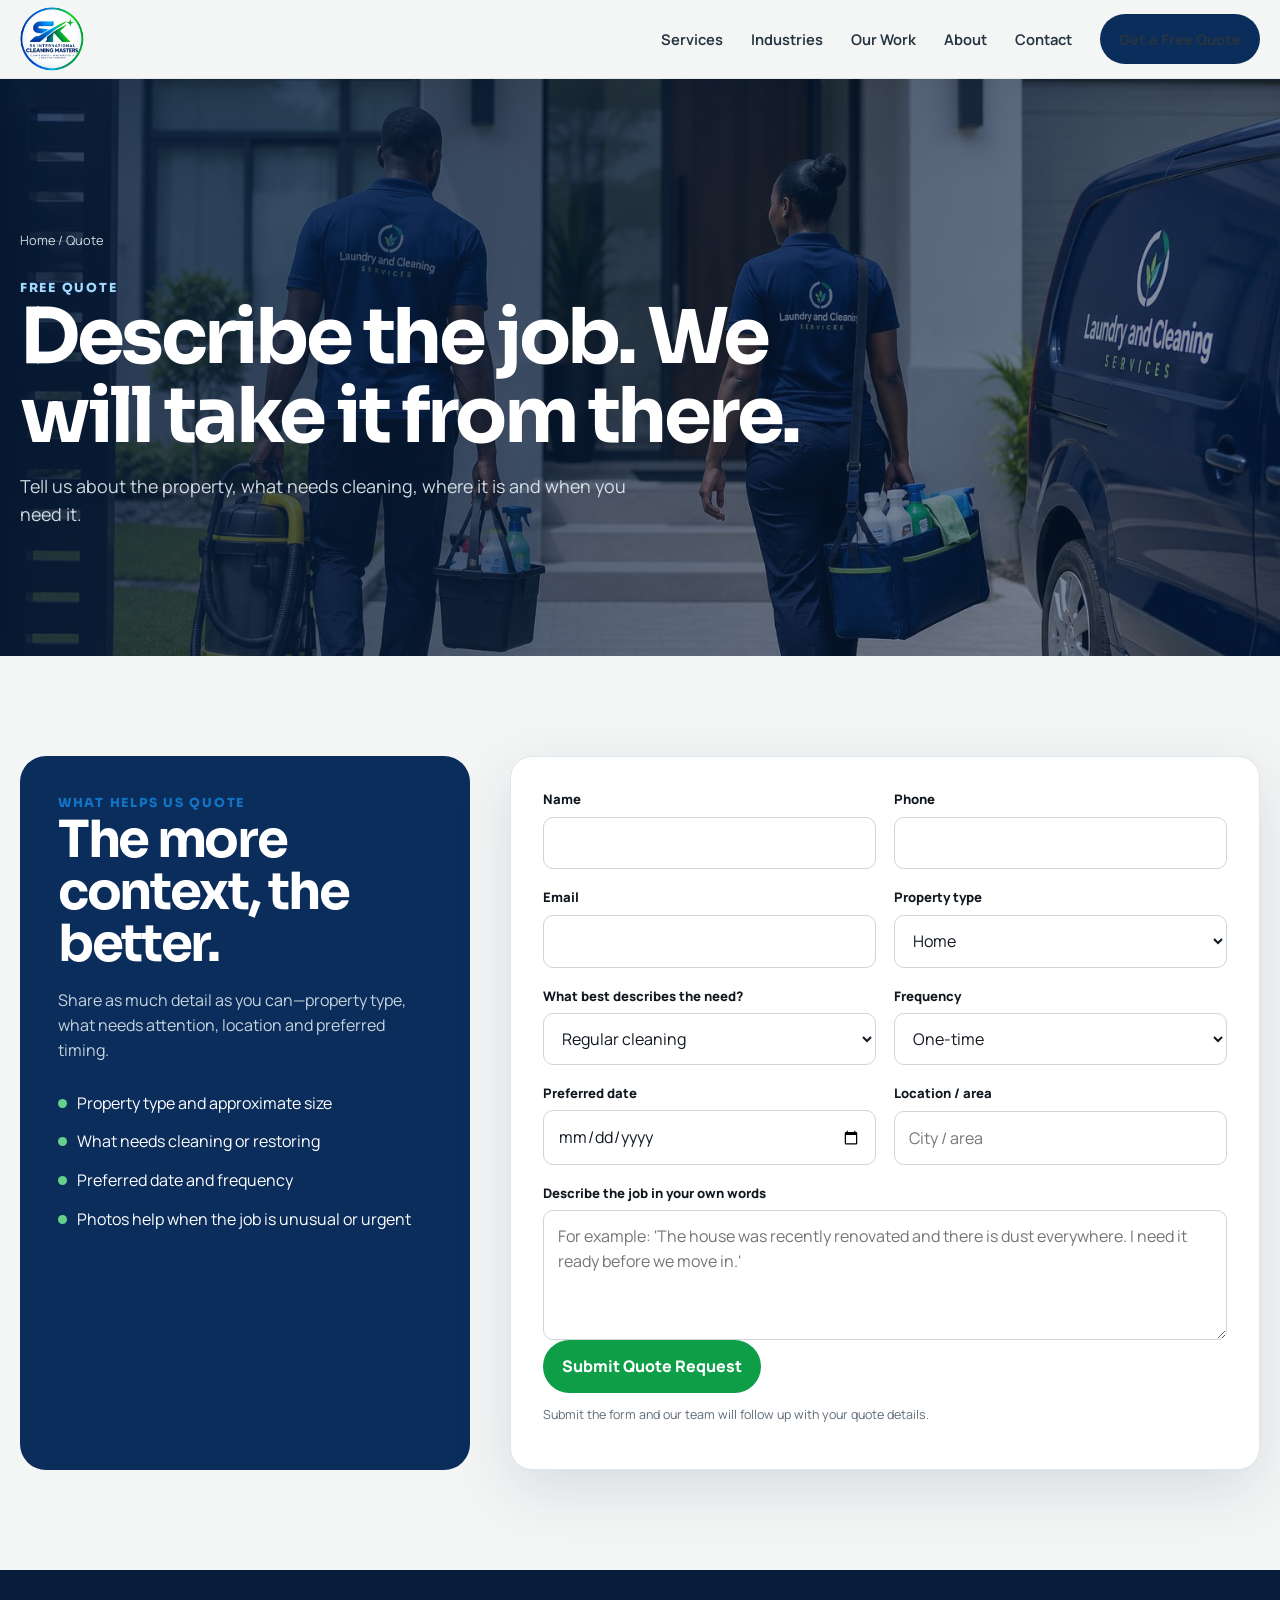
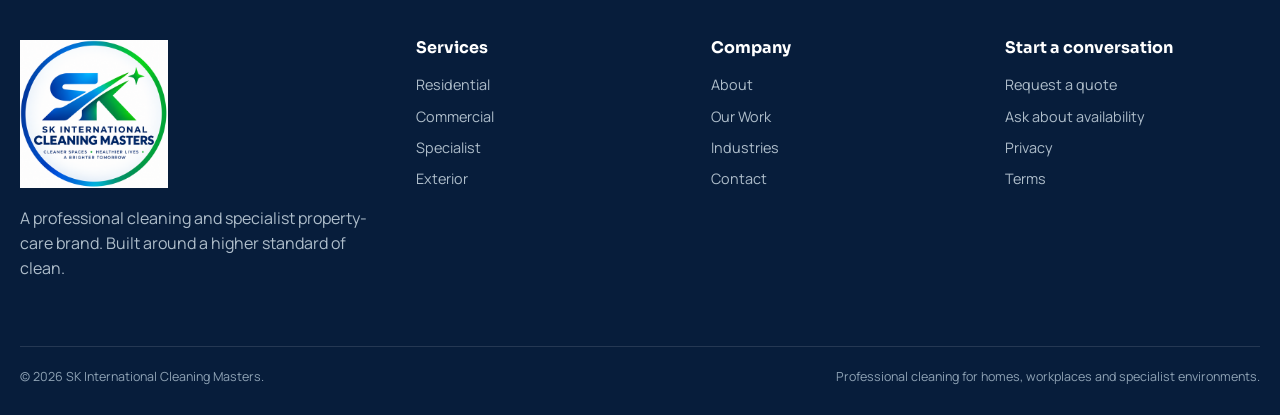
<file: quote.html>
<!doctype html><html lang="en"><head><meta charset="utf-8">
<meta name="viewport" content="width=device-width, initial-scale=1">
<title>Get a Free Quote | SK International Cleaning Masters</title>
<meta name="description" content="Request a cleaning quote by describing your property, cleaning need, timing and preferred frequency.">
<meta name="theme-color" content="#0b2d5b">
<meta property="og:title" content="Get a Free Quote | SK International Cleaning Masters">
<meta property="og:description" content="Request a cleaning quote by describing your property, cleaning need, timing and preferred frequency.">
<meta property="og:type" content="website">
<link rel="icon" href="assets/favicon.png" type="image/png">
<link rel="stylesheet" href="css/styles.css?v=20261012c">
<script type="application/ld+json">{
 "@context":"https://schema.org",
 "@type":"CleaningService",
 "name":"SK International Cleaning Masters",
 "description":"Professional residential, commercial and specialist cleaning services.",
 "url":"https://beyondjulius.github.io/SK-Cleaning-Masters-Online/"
}</script></head>
<body><a class="skip-link" href="#main">Skip to content</a><header class="site-header"><div class="container nav"><a class="brand" href="index.html" aria-label="SK International Cleaning Masters home"><img src="assets/logo.png" alt="SK International Cleaning Masters"></a>
<button class="menu-toggle" aria-label="Open navigation" aria-expanded="false" aria-controls="main-nav">☰</button>
<nav class="nav-links" id="main-nav" aria-label="Primary navigation">
  <a href="services.html">Services</a><a href="industries.html">Industries</a><a href="work.html">Our Work</a><a href="about.html">About</a><a href="contact.html">Contact</a>
  <a class="btn btn-primary" href="quote.html">Get a Free Quote</a>
</nav></div></header>
<main id="main"><section class="page-hero has-photo">
  <img class="page-hero-media" src="assets/photos/team-arrival.jpg" alt="" aria-hidden="true">
  <div class="container"><div class="breadcrumb">Home / Quote</div><div class="section-kicker">Free Quote</div><h1>Describe the job. We will take it from there.</h1><p class="lede">Tell us about the property, what needs cleaning, where it is and when you need it.</p></div></section>
<section class="section"><div class="container form-shell"><div class="quote-panel"><div class="section-kicker">What helps us quote</div><h2>The more context, the better.</h2><p>Share as much detail as you can—property type, what needs attention, location and preferred timing.</p><div class="quote-points"><div class="quote-point"><span class="dot"></span><span>Property type and approximate size</span></div><div class="quote-point"><span class="dot"></span><span>What needs cleaning or restoring</span></div><div class="quote-point"><span class="dot"></span><span>Preferred date and frequency</span></div><div class="quote-point"><span class="dot"></span><span>Photos help when the job is unusual or urgent</span></div></div></div>
<form class="form-card" data-demo-form><div class="field-grid">
<div class="field"><label for="qname">Name</label><input id="qname" name="name" required></div><div class="field"><label for="qphone">Phone</label><input id="qphone" name="phone" required></div>
<div class="field"><label for="qemail">Email</label><input id="qemail" name="email" type="email"></div><div class="field"><label for="property">Property type</label><select id="property" name="property"><option>Home</option><option>Apartment / short stay</option><option>Office</option><option>School</option><option>Sports facility</option><option>Industrial facility</option><option>Other</option></select></div>
<div class="field"><label for="service">What best describes the need?</label><select id="service" name="service"><option>Regular cleaning</option><option>Deep cleaning</option><option>Move-in / move-out</option><option>Post-construction</option><option>Carpet / rug / sofa</option><option>Exterior / pressure washing</option><option>Commercial / recurring contract</option><option>Airbnb / event cleaning</option><option>Emergency / flood / disaster</option><option>Not sure</option></select></div>
<div class="field"><label for="frequency">Frequency</label><select id="frequency" name="frequency"><option>One-time</option><option>Weekly</option><option>Bi-weekly</option><option>Monthly</option><option>Not sure</option></select></div>
<div class="field"><label for="date">Preferred date</label><input id="date" name="date" type="date"></div><div class="field"><label for="location">Location / area</label><input id="location" name="location" placeholder="City / area"></div>
<div class="field full"><label for="details">Describe the job in your own words</label><textarea id="details" name="details" placeholder="For example: 'The house was recently renovated and there is dust everywhere. I need it ready before we move in.'"></textarea></div>
</div><button class="btn btn-green" type="submit">Submit Quote Request</button><p class="form-note">Submit the form and our team will follow up with your quote details.</p><div class="form-status" role="status"></div></form></div></section></main><footer class="footer">
<div class="container">
  <div class="footer-grid">
    <div><img src="assets/logo.png" alt="SK International Cleaning Masters" style="width:148px;margin-bottom:18px"><p>A professional cleaning and specialist property-care brand. Built around a higher standard of clean.</p></div>
    <div><h3>Services</h3><div class="footer-links"><a href="services.html#residential">Residential</a><a href="services.html#commercial">Commercial</a><a href="services.html#specialist">Specialist</a><a href="services.html#exterior">Exterior</a></div></div>
    <div><h3>Company</h3><div class="footer-links"><a href="about.html">About</a><a href="work.html">Our Work</a><a href="industries.html">Industries</a><a href="contact.html">Contact</a></div></div>
    <div><h3>Start a conversation</h3><div class="footer-links"><a href="quote.html">Request a quote</a><a href="contact.html">Ask about availability</a><a href="privacy.html">Privacy</a><a href="terms.html">Terms</a></div></div>
  </div>
  <div class="footer-bottom"><span>© <span data-year></span> SK International Cleaning Masters.</span><span>Professional cleaning for homes, workplaces and specialist environments.</span></div>
</div></footer><script src="js/main.js?v=20261012c" defer></script></body></html>
</file>
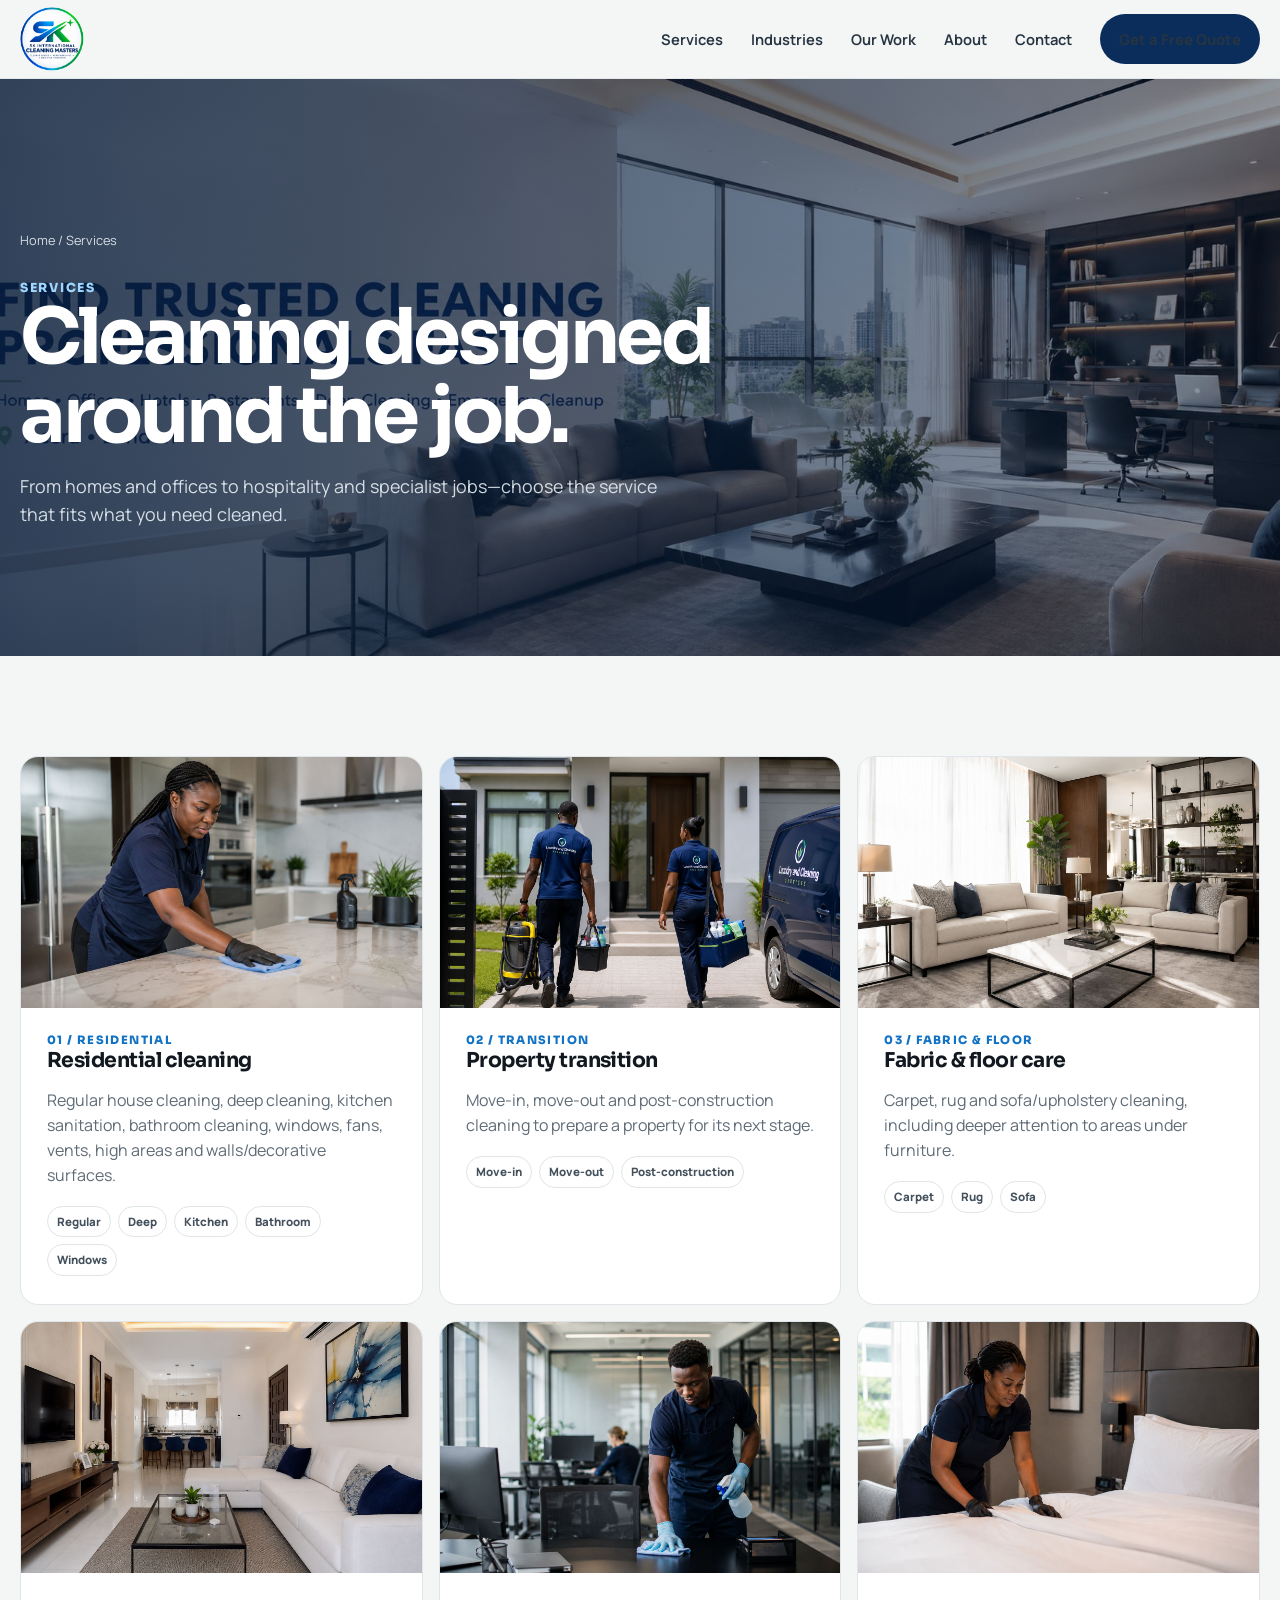
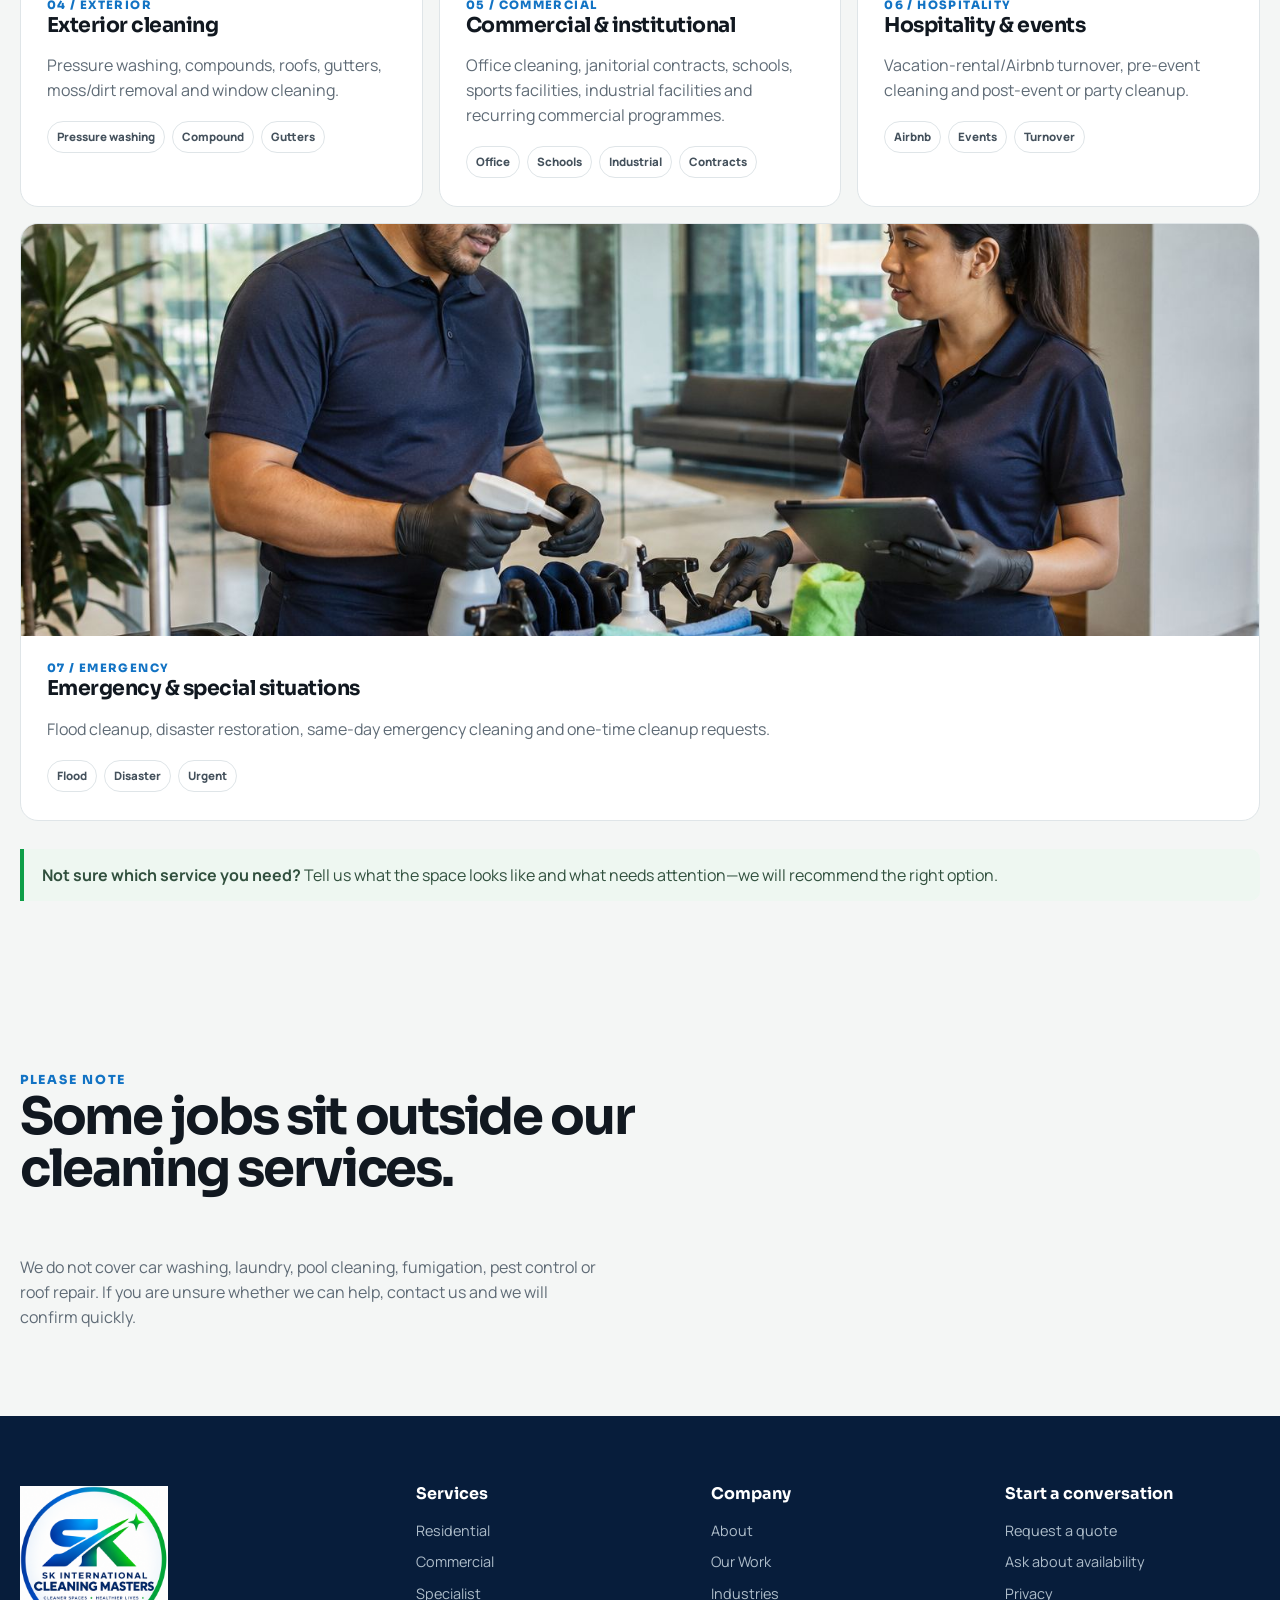
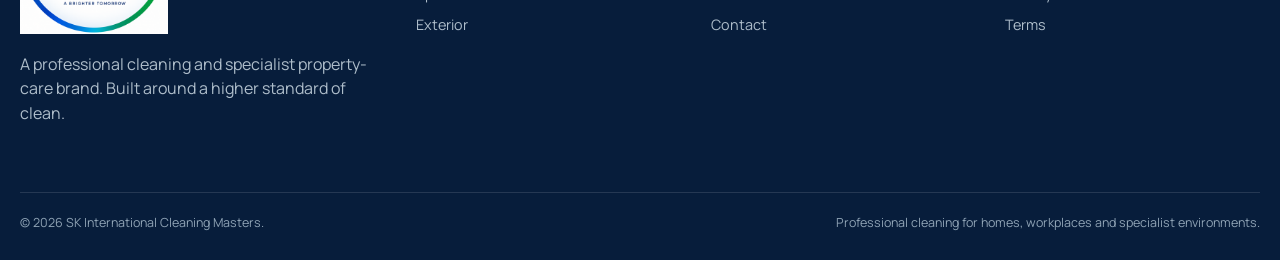
<file: services.html>
<!doctype html><html lang="en"><head><meta charset="utf-8">
<meta name="viewport" content="width=device-width, initial-scale=1">
<title>Cleaning Services | SK International Cleaning Masters</title>
<meta name="description" content="Residential, commercial, specialist, exterior, hospitality and emergency cleaning services.">
<meta name="theme-color" content="#0b2d5b">
<meta property="og:title" content="Cleaning Services | SK International Cleaning Masters">
<meta property="og:description" content="Residential, commercial, specialist, exterior, hospitality and emergency cleaning services.">
<meta property="og:type" content="website">
<meta property="og:image" content="assets/photos/office-desk.jpg">
<link rel="icon" href="assets/favicon.png" type="image/png">
<link rel="stylesheet" href="css/styles.css?v=20261012c">
<script type="application/ld+json">{
 "@context":"https://schema.org",
 "@type":"CleaningService",
 "name":"SK International Cleaning Masters",
 "description":"Professional residential, commercial and specialist cleaning services.",
 "url":"https://beyondjulius.github.io/SK-Cleaning-Masters-Online/"
}</script></head>
<body><a class="skip-link" href="#main">Skip to content</a>
<header class="site-header"><div class="container nav"><a class="brand" href="index.html" aria-label="SK International Cleaning Masters home"><img src="assets/logo.png" alt="SK International Cleaning Masters"></a>
<button class="menu-toggle" aria-label="Open navigation" aria-expanded="false" aria-controls="main-nav">☰</button>
<nav class="nav-links" id="main-nav" aria-label="Primary navigation">
  <a href="services.html">Services</a><a href="industries.html">Industries</a><a href="work.html">Our Work</a><a href="about.html">About</a><a href="contact.html">Contact</a>
  <a class="btn btn-primary" href="quote.html">Get a Free Quote</a>
</nav></div></header>
<main id="main">
<section class="page-hero has-photo">
  <img class="page-hero-media" src="assets/photos/office-luxury.jpg" alt="" aria-hidden="true">
  <div class="container">
    <div class="breadcrumb">Home / Services</div>
    <div class="section-kicker">Services</div>
    <h1>Cleaning designed around the job.</h1>
    <p class="lede">From homes and offices to hospitality and specialist jobs—choose the service that fits what you need cleaned.</p>
  </div>
</section>

<section class="section"><div class="container">
<div class="card-grid">
<article class="service-card reveal" id="residential">
  <div class="service-media"><img src="assets/photos/hero-kitchen.jpg" alt="Residential kitchen cleaning" loading="lazy"></div>
  <div class="service-body"><span class="number">01 / RESIDENTIAL</span><h3>Residential cleaning</h3><p>Regular house cleaning, deep cleaning, kitchen sanitation, bathroom cleaning, windows, fans, vents, high areas and walls/decorative surfaces.</p><div class="tag-row"><span class="tag">Regular</span><span class="tag">Deep</span><span class="tag">Kitchen</span><span class="tag">Bathroom</span><span class="tag">Windows</span></div></div>
</article>
<article class="service-card reveal" id="transition">
  <div class="service-media"><img src="assets/photos/team-arrival.jpg" alt="Team arriving for property transition clean" loading="lazy"></div>
  <div class="service-body"><span class="number">02 / TRANSITION</span><h3>Property transition</h3><p>Move-in, move-out and post-construction cleaning to prepare a property for its next stage.</p><div class="tag-row"><span class="tag">Move-in</span><span class="tag">Move-out</span><span class="tag">Post-construction</span></div></div>
</article>
<article class="service-card reveal" id="fabric">
  <div class="service-media"><img src="assets/photos/living-sunlit.jpg" alt="Living room ready for fabric and floor care" loading="lazy"></div>
  <div class="service-body"><span class="number">03 / FABRIC &amp; FLOOR</span><h3>Fabric &amp; floor care</h3><p>Carpet, rug and sofa/upholstery cleaning, including deeper attention to areas under furniture.</p><div class="tag-row"><span class="tag">Carpet</span><span class="tag">Rug</span><span class="tag">Sofa</span></div></div>
</article>
<article class="service-card reveal" id="exterior">
  <div class="service-media"><img src="assets/photos/living-open.jpg" alt="Bright residential space representing exterior-adjacent property care" loading="lazy"></div>
  <div class="service-body"><span class="number">04 / EXTERIOR</span><h3>Exterior cleaning</h3><p>Pressure washing, compounds, roofs, gutters, moss/dirt removal and window cleaning.</p><div class="tag-row"><span class="tag">Pressure washing</span><span class="tag">Compound</span><span class="tag">Gutters</span></div></div>
</article>
<article class="service-card reveal" id="commercial">
  <div class="service-media"><img src="assets/photos/office-desk.jpg" alt="Commercial office desk cleaning" loading="lazy"></div>
  <div class="service-body"><span class="number">05 / COMMERCIAL</span><h3>Commercial &amp; institutional</h3><p>Office cleaning, janitorial contracts, schools, sports facilities, industrial facilities and recurring commercial programmes.</p><div class="tag-row"><span class="tag">Office</span><span class="tag">Schools</span><span class="tag">Industrial</span><span class="tag">Contracts</span></div></div>
</article>
<article class="service-card reveal" id="hospitality">
  <div class="service-media"><img src="assets/photos/hotel-housekeeping.jpg" alt="Hospitality housekeeping service" loading="lazy"></div>
  <div class="service-body"><span class="number">06 / HOSPITALITY</span><h3>Hospitality &amp; events</h3><p>Vacation-rental/Airbnb turnover, pre-event cleaning and post-event or party cleanup.</p><div class="tag-row"><span class="tag">Airbnb</span><span class="tag">Events</span><span class="tag">Turnover</span></div></div>
</article>
<article class="service-card reveal" id="emergency" style="grid-column:1 / -1">
  <div class="service-media" style="aspect-ratio:21/7"><img src="assets/photos/lobby-supplies.jpg" alt="Crew preparing for urgent cleaning response" loading="lazy"></div>
  <div class="service-body"><span class="number">07 / EMERGENCY</span><h3>Emergency &amp; special situations</h3><p>Flood cleanup, disaster restoration, same-day emergency cleaning and one-time cleanup requests.</p><div class="tag-row"><span class="tag">Flood</span><span class="tag">Disaster</span><span class="tag">Urgent</span></div></div>
</article>
</div>
<div class="notice" style="margin-top:28px"><strong>Not sure which service you need?</strong> Tell us what the space looks like and what needs attention—we will recommend the right option.</div>
</div></section>

<section class="section-sm"><div class="container"><div class="section-head"><div><div class="section-kicker">Please note</div><h2>Some jobs sit outside our cleaning services.</h2></div></div><p class="section-intro">We do not cover car washing, laundry, pool cleaning, fumigation, pest control or roof repair. If you are unsure whether we can help, contact us and we will confirm quickly.</p></div></section>
</main>
<footer class="footer">
<div class="container">
  <div class="footer-grid">
    <div><img src="assets/logo.png" alt="SK International Cleaning Masters" style="width:148px;margin-bottom:18px"><p>A professional cleaning and specialist property-care brand. Built around a higher standard of clean.</p></div>
    <div><h3>Services</h3><div class="footer-links"><a href="services.html#residential">Residential</a><a href="services.html#commercial">Commercial</a><a href="services.html#specialist">Specialist</a><a href="services.html#exterior">Exterior</a></div></div>
    <div><h3>Company</h3><div class="footer-links"><a href="about.html">About</a><a href="work.html">Our Work</a><a href="industries.html">Industries</a><a href="contact.html">Contact</a></div></div>
    <div><h3>Start a conversation</h3><div class="footer-links"><a href="quote.html">Request a quote</a><a href="contact.html">Ask about availability</a><a href="privacy.html">Privacy</a><a href="terms.html">Terms</a></div></div>
  </div>
  <div class="footer-bottom"><span>© <span data-year></span> SK International Cleaning Masters.</span><span>Professional cleaning for homes, workplaces and specialist environments.</span></div>
</div></footer>
<script src="js/main.js?v=20261012c" defer></script>
</body></html>
</file>
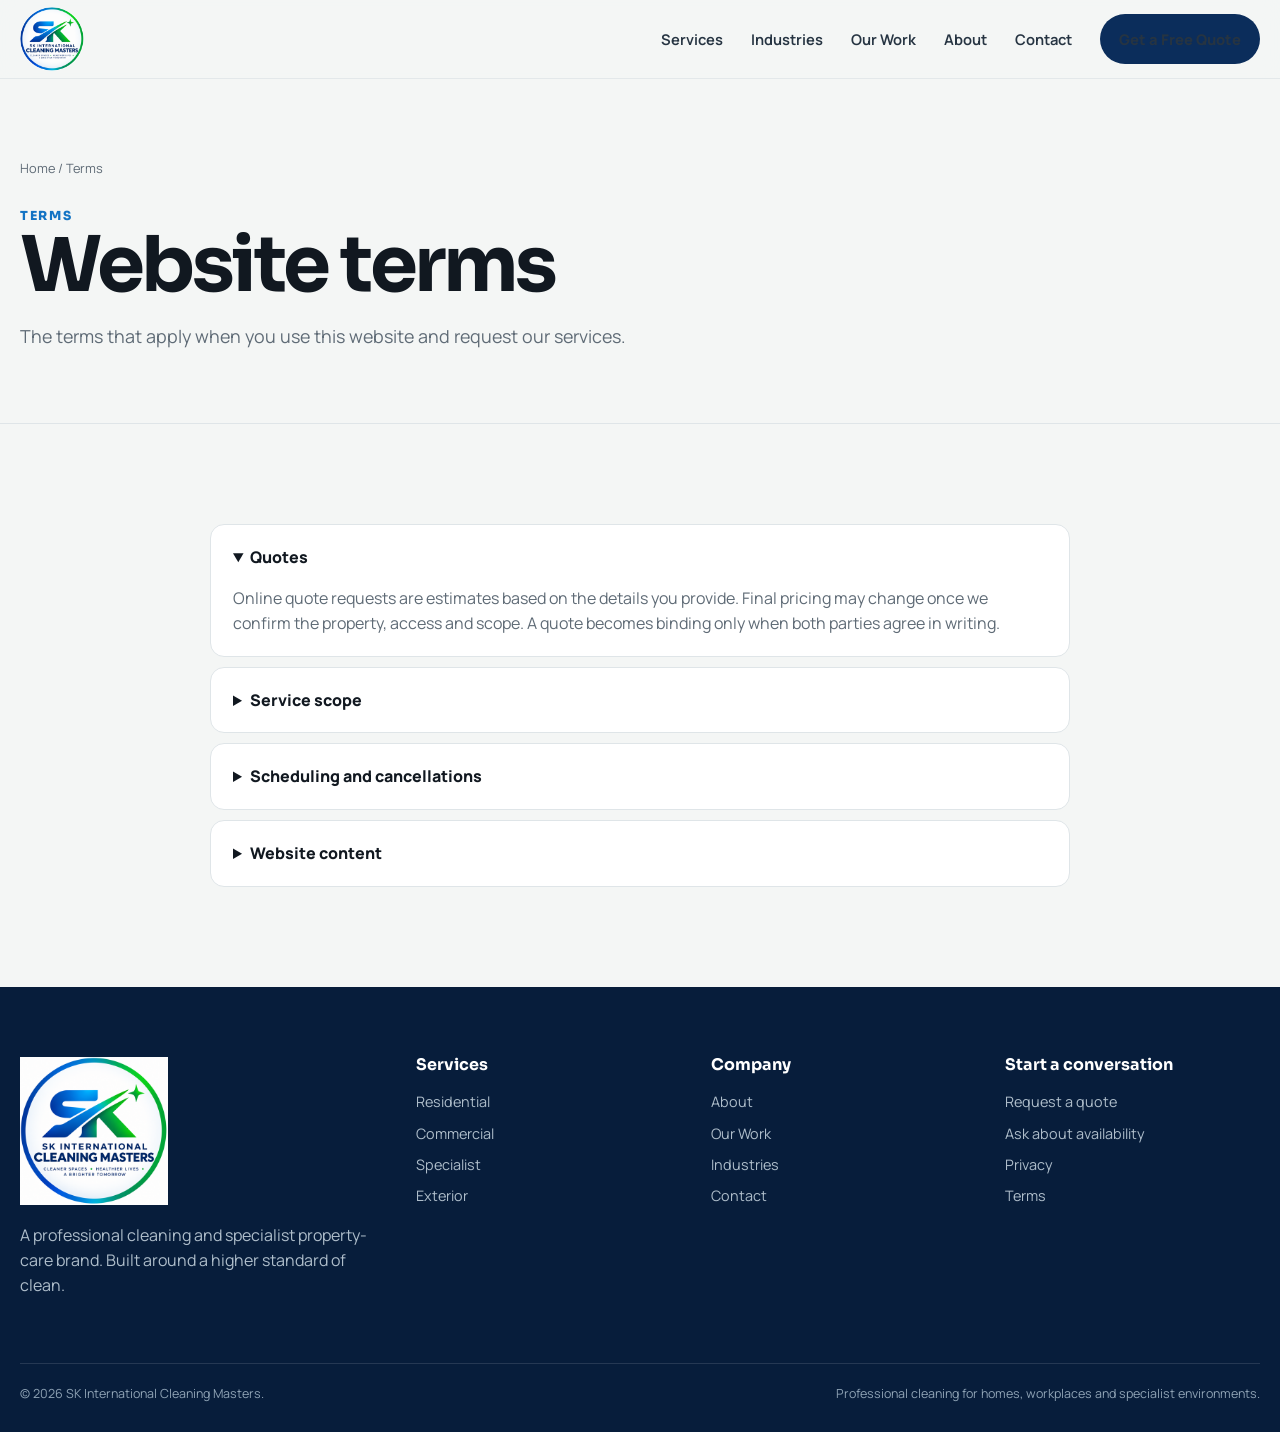
<file: terms.html>
<!doctype html><html lang="en"><head><meta charset="utf-8">
<meta name="viewport" content="width=device-width, initial-scale=1">
<title>Terms | SK International Cleaning Masters</title>
<meta name="description" content="Website terms for SK International Cleaning Masters.">
<meta name="theme-color" content="#0b2d5b">
<meta property="og:title" content="Terms | SK International Cleaning Masters">
<meta property="og:description" content="Website terms for SK International Cleaning Masters.">
<meta property="og:type" content="website">
<link rel="icon" href="assets/favicon.png" type="image/png">
<link rel="stylesheet" href="css/styles.css?v=20261012c">
</head>
<body><a class="skip-link" href="#main">Skip to content</a><header class="site-header"><div class="container nav"><a class="brand" href="index.html" aria-label="SK International Cleaning Masters home"><img src="assets/logo.png" alt="SK International Cleaning Masters"></a>
<button class="menu-toggle" aria-label="Open navigation" aria-expanded="false" aria-controls="main-nav">☰</button>
<nav class="nav-links" id="main-nav" aria-label="Primary navigation">
  <a href="services.html">Services</a><a href="industries.html">Industries</a><a href="work.html">Our Work</a><a href="about.html">About</a><a href="contact.html">Contact</a>
  <a class="btn btn-primary" href="quote.html">Get a Free Quote</a>
</nav></div></header>
<main id="main"><section class="page-hero"><div class="container"><div class="breadcrumb">Home / Terms</div><div class="section-kicker">Terms</div><h1>Website terms</h1><p class="lede">The terms that apply when you use this website and request our services.</p></div></section>
<section class="section"><div class="container" style="max-width:860px"><div class="faq">
<details open><summary>Quotes</summary><p>Online quote requests are estimates based on the details you provide. Final pricing may change once we confirm the property, access and scope. A quote becomes binding only when both parties agree in writing.</p></details>
<details><summary>Service scope</summary><p>We clean and prepare the areas agreed in your booking. Extra work, restricted access or unexpected property conditions may require an updated quote before we proceed.</p></details>
<details><summary>Scheduling and cancellations</summary><p>Please give reasonable notice if you need to cancel or reschedule. Access to the property must be available at the agreed time so the team can complete the job.</p></details>
<details><summary>Website content</summary><p>All text, images and branding on this website belong to SK International Cleaning Masters. Please do not copy or reuse them without permission.</p></details>
</div></div></section></main><footer class="footer">
<div class="container">
  <div class="footer-grid">
    <div><img src="assets/logo.png" alt="SK International Cleaning Masters" style="width:148px;margin-bottom:18px"><p>A professional cleaning and specialist property-care brand. Built around a higher standard of clean.</p></div>
    <div><h3>Services</h3><div class="footer-links"><a href="services.html#residential">Residential</a><a href="services.html#commercial">Commercial</a><a href="services.html#specialist">Specialist</a><a href="services.html#exterior">Exterior</a></div></div>
    <div><h3>Company</h3><div class="footer-links"><a href="about.html">About</a><a href="work.html">Our Work</a><a href="industries.html">Industries</a><a href="contact.html">Contact</a></div></div>
    <div><h3>Start a conversation</h3><div class="footer-links"><a href="quote.html">Request a quote</a><a href="contact.html">Ask about availability</a><a href="privacy.html">Privacy</a><a href="terms.html">Terms</a></div></div>
  </div>
  <div class="footer-bottom"><span>© <span data-year></span> SK International Cleaning Masters.</span><span>Professional cleaning for homes, workplaces and specialist environments.</span></div>
</div></footer><script src="js/main.js?v=20261012c" defer></script></body></html>
</file>
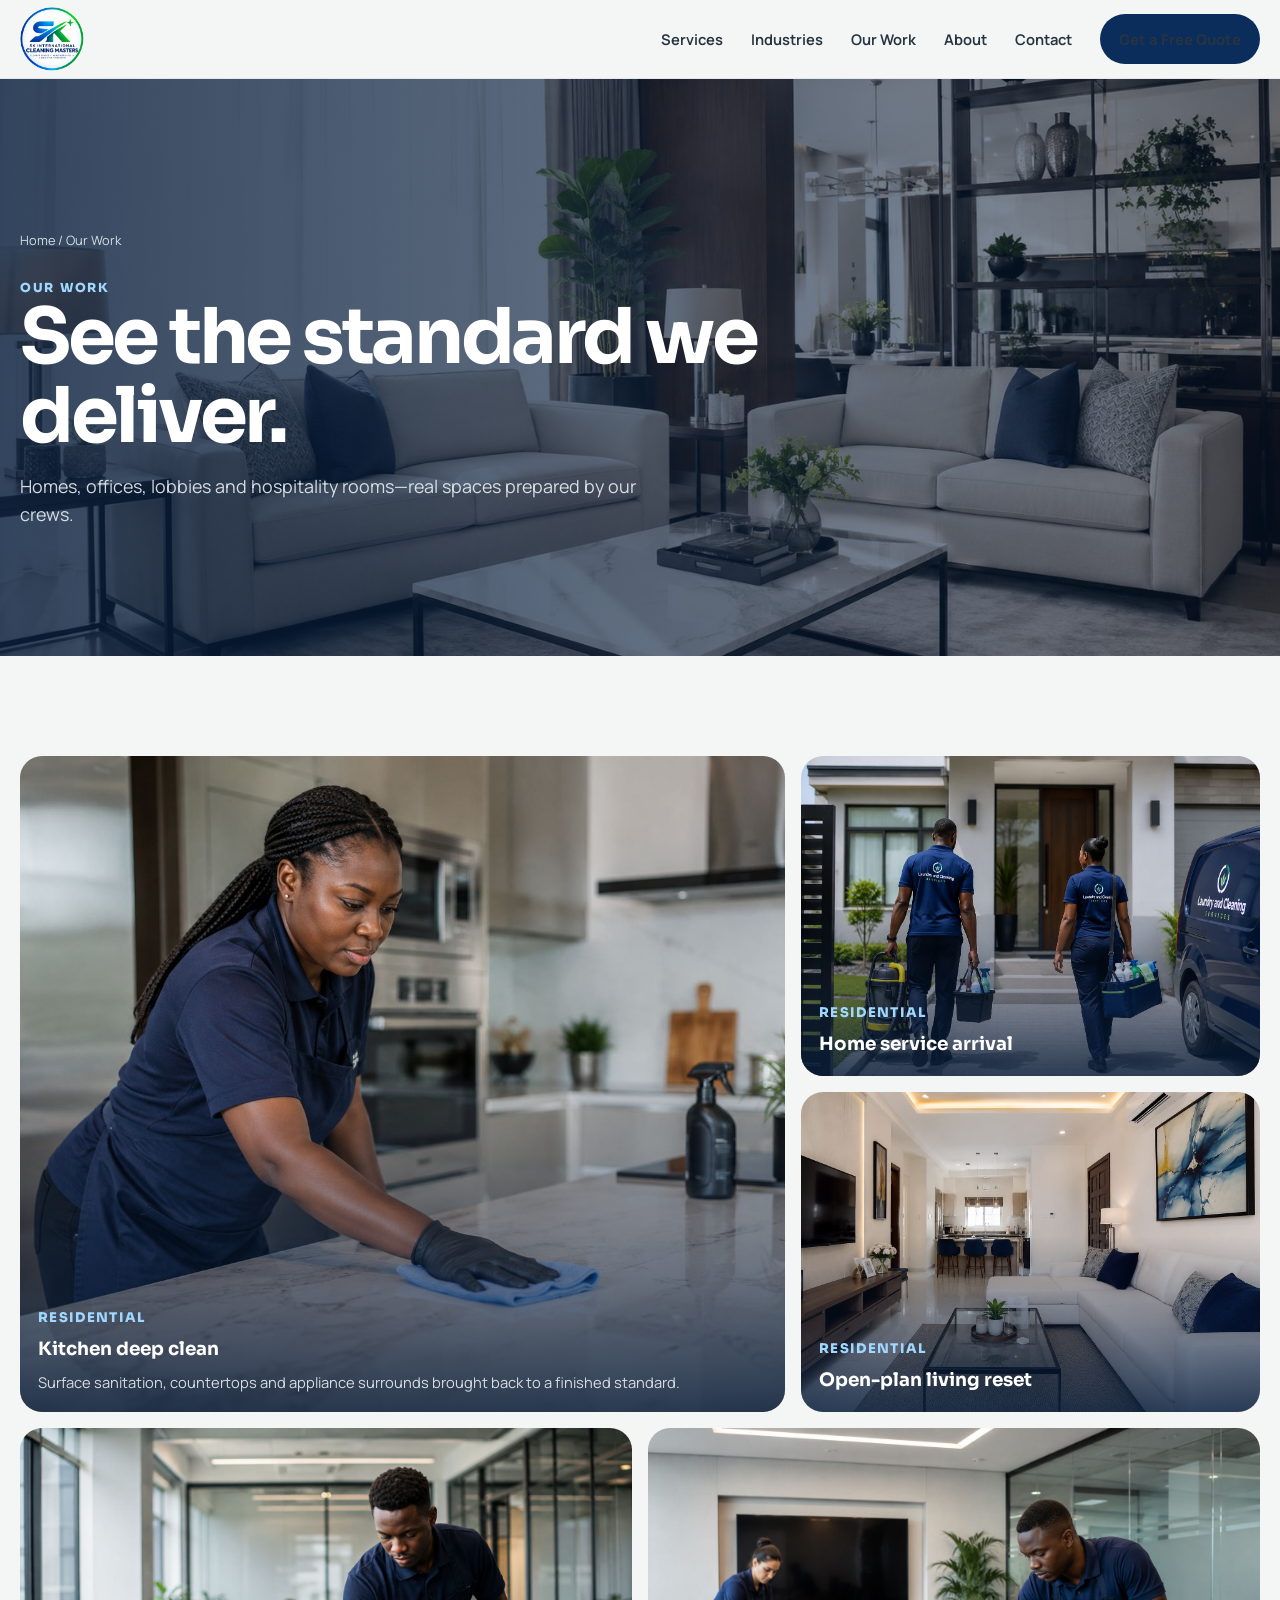
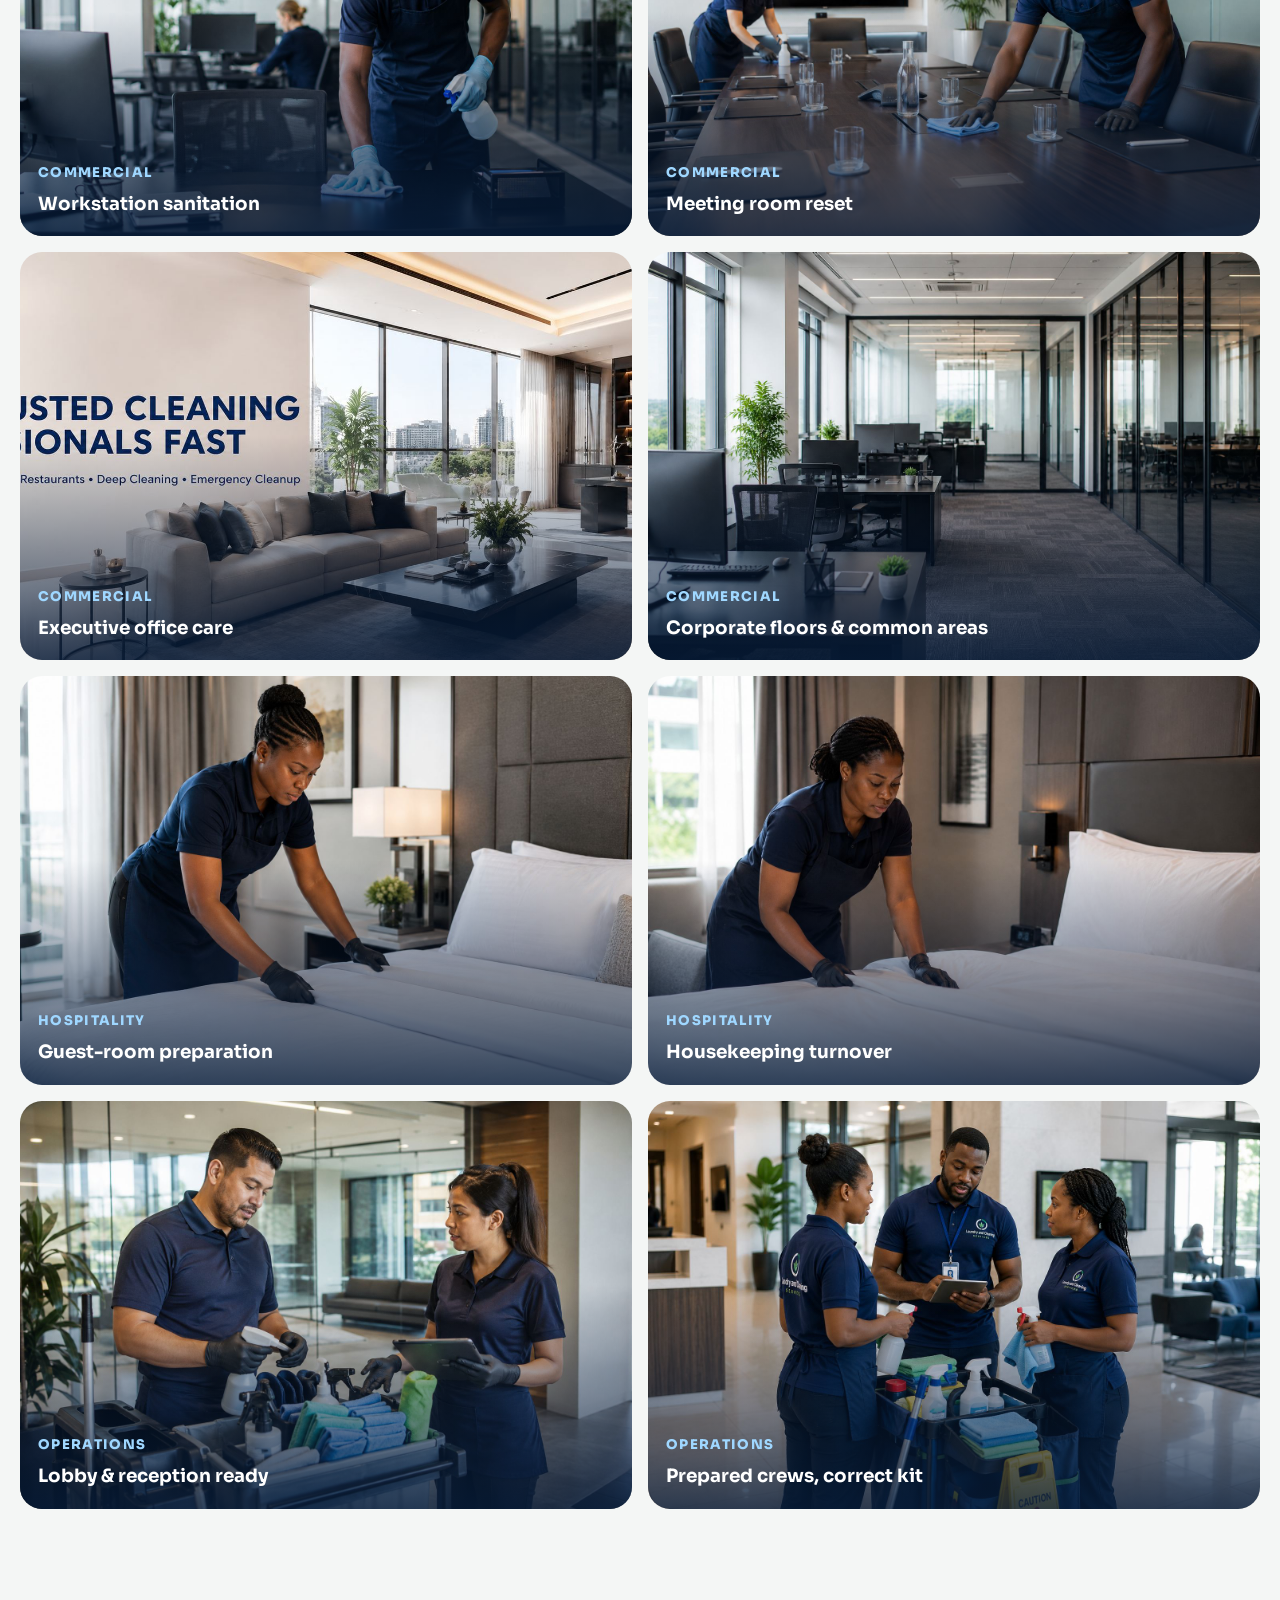
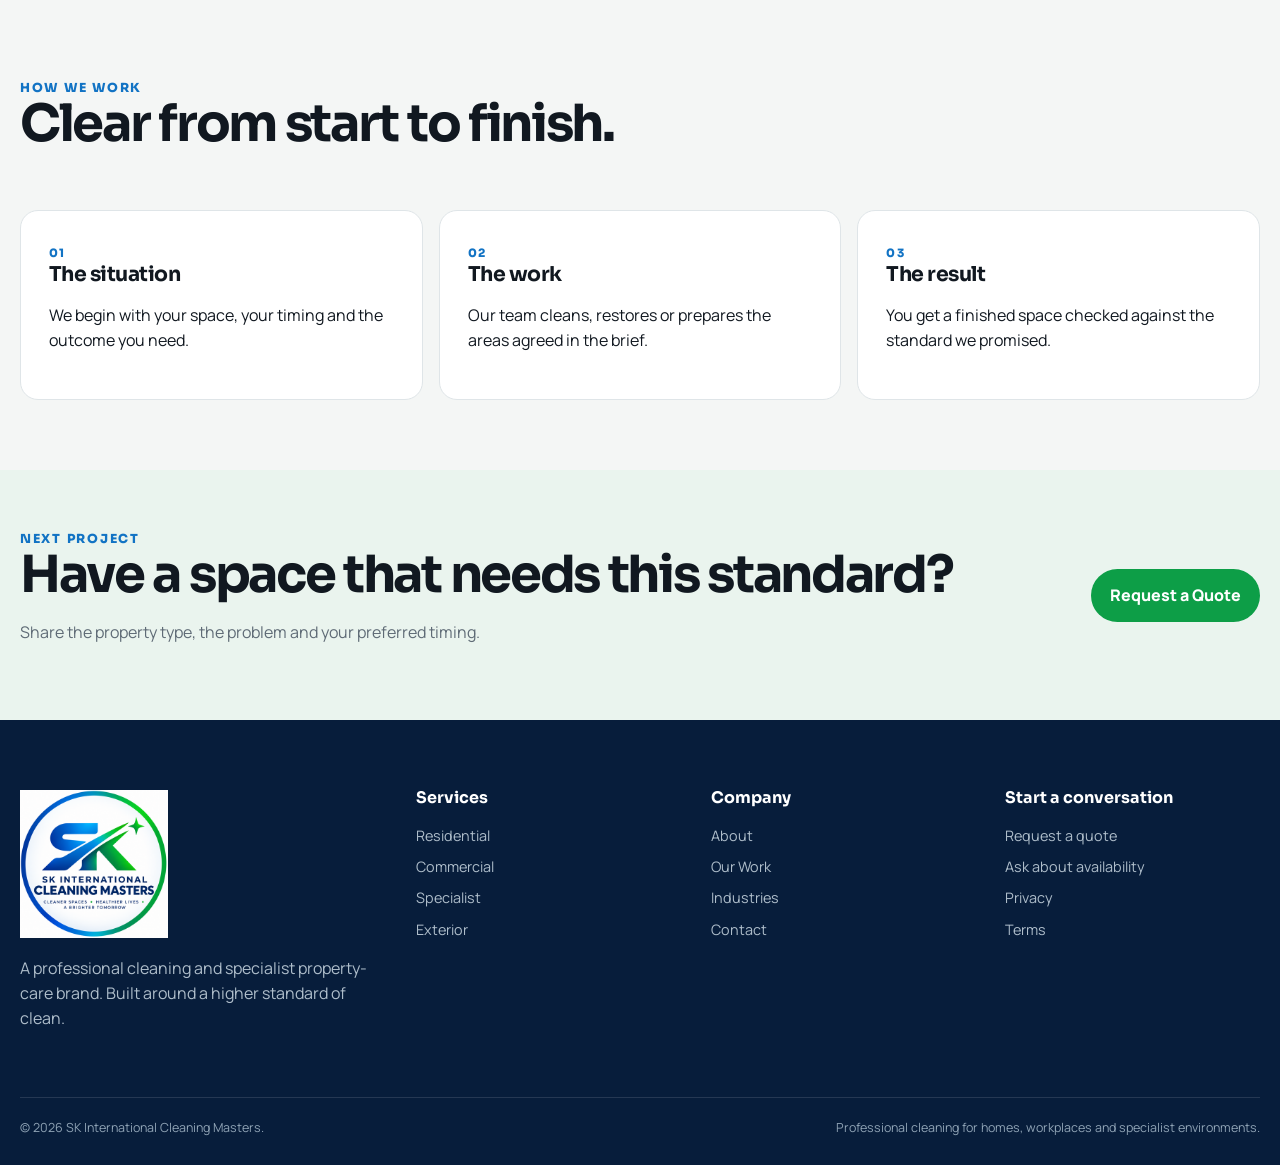
<file: work.html>
<!doctype html><html lang="en"><head><meta charset="utf-8">
<meta name="viewport" content="width=device-width, initial-scale=1">
<title>Our Work | SK International Cleaning Masters</title>
<meta name="description" content="Residential, commercial, hospitality and specialist cleaning work from SK International Cleaning Masters.">
<meta name="theme-color" content="#0b2d5b">
<meta property="og:title" content="Our Work | SK International Cleaning Masters">
<meta property="og:description" content="Residential, commercial, hospitality and specialist cleaning work from SK International Cleaning Masters.">
<meta property="og:type" content="website">
<meta property="og:image" content="assets/photos/living-sunlit.jpg">
<link rel="icon" href="assets/favicon.png" type="image/png">
<link rel="stylesheet" href="css/styles.css?v=20261012c">
</head>
<body><a class="skip-link" href="#main">Skip to content</a>
<header class="site-header"><div class="container nav"><a class="brand" href="index.html" aria-label="SK International Cleaning Masters home"><img src="assets/logo.png" alt="SK International Cleaning Masters"></a>
<button class="menu-toggle" aria-label="Open navigation" aria-expanded="false" aria-controls="main-nav">☰</button>
<nav class="nav-links" id="main-nav" aria-label="Primary navigation">
  <a href="services.html">Services</a><a href="industries.html">Industries</a><a href="work.html">Our Work</a><a href="about.html">About</a><a href="contact.html">Contact</a>
  <a class="btn btn-primary" href="quote.html">Get a Free Quote</a>
</nav></div></header>
<main id="main">
<section class="page-hero has-photo">
  <img class="page-hero-media" src="assets/photos/living-sunlit.jpg" alt="" aria-hidden="true">
  <div class="container">
    <div class="breadcrumb">Home / Our Work</div>
    <div class="section-kicker">Our Work</div>
    <h1>See the standard we deliver.</h1>
    <p class="lede">Homes, offices, lobbies and hospitality rooms—real spaces prepared by our crews.</p>
  </div>
</section>

<section class="section"><div class="container">
  <div class="work-grid" style="margin-bottom:16px">
    <article class="work-card large reveal">
      <img src="assets/photos/hero-kitchen.jpg" alt="Residential kitchen cleaning in progress" loading="lazy">
      <div class="work-caption"><small>Residential</small><strong>Kitchen deep clean</strong><p>Surface sanitation, countertops and appliance surrounds brought back to a finished standard.</p></div>
    </article>
    <div style="display:grid;gap:16px">
      <article class="work-card reveal">
        <img src="assets/photos/team-arrival.jpg" alt="Cleaning team arriving at a modern home" loading="lazy">
        <div class="work-caption"><small>Residential</small><strong>Home service arrival</strong></div>
      </article>
      <article class="work-card reveal">
        <img src="assets/photos/living-open.jpg" alt="Open-plan living space after cleaning" loading="lazy">
        <div class="work-caption"><small>Residential</small><strong>Open-plan living reset</strong></div>
      </article>
    </div>
  </div>

  <div class="work-mosaic">
    <article class="work-card reveal">
      <img src="assets/photos/office-desk.jpg" alt="Office desk sanitising" loading="lazy">
      <div class="work-caption"><small>Commercial</small><strong>Workstation sanitation</strong></div>
    </article>
    <article class="work-card reveal">
      <img src="assets/photos/office-conference.jpg" alt="Conference room tidying" loading="lazy">
      <div class="work-caption"><small>Commercial</small><strong>Meeting room reset</strong></div>
    </article>
    <article class="work-card reveal">
      <img src="assets/photos/office-luxury.jpg" alt="Luxury office interior prepared for service" loading="lazy">
      <div class="work-caption"><small>Commercial</small><strong>Executive office care</strong></div>
    </article>
    <article class="work-card reveal">
      <img src="assets/photos/office-minimal.jpg" alt="Minimalist corporate office interior" loading="lazy">
      <div class="work-caption"><small>Commercial</small><strong>Corporate floors &amp; common areas</strong></div>
    </article>
    <article class="work-card reveal">
      <img src="assets/photos/hotel-bedroom.jpg" alt="Hotel bedroom service" loading="lazy">
      <div class="work-caption"><small>Hospitality</small><strong>Guest-room preparation</strong></div>
    </article>
    <article class="work-card reveal">
      <img src="assets/photos/hotel-housekeeping.jpg" alt="Hotel housekeeping in action" loading="lazy">
      <div class="work-caption"><small>Hospitality</small><strong>Housekeeping turnover</strong></div>
    </article>
    <article class="work-card reveal">
      <img src="assets/photos/lobby-supplies.jpg" alt="Cleaning staff preparing supplies in a lobby" loading="lazy">
      <div class="work-caption"><small>Operations</small><strong>Lobby &amp; reception ready</strong></div>
    </article>
    <article class="work-card reveal">
      <img src="assets/photos/office-supplies.jpg" alt="Office cleaning crew preparing supplies" loading="lazy">
      <div class="work-caption"><small>Operations</small><strong>Prepared crews, correct kit</strong></div>
    </article>
  </div>
</div></section>

<section class="section-sm"><div class="container">
  <div class="section-head"><div><div class="section-kicker">How we work</div><h2>Clear from start to finish.</h2></div></div>
  <div class="card-grid">
    <div class="process-card reveal"><span class="number">01</span><h3>The situation</h3><p>We begin with your space, your timing and the outcome you need.</p></div>
    <div class="process-card reveal"><span class="number">02</span><h3>The work</h3><p>Our team cleans, restores or prepares the areas agreed in the brief.</p></div>
    <div class="process-card reveal"><span class="number">03</span><h3>The result</h3><p>You get a finished space checked against the standard we promised.</p></div>
  </div>
</div></section>

<section class="band"><div class="container cta">
  <div><div class="section-kicker">Next project</div><h2>Have a space that needs this standard?</h2><p>Share the property type, the problem and your preferred timing.</p></div>
  <a class="btn btn-green" href="quote.html">Request a Quote</a>
</div></section>
</main>
<footer class="footer">
<div class="container">
  <div class="footer-grid">
    <div><img src="assets/logo.png" alt="SK International Cleaning Masters" style="width:148px;margin-bottom:18px"><p>A professional cleaning and specialist property-care brand. Built around a higher standard of clean.</p></div>
    <div><h3>Services</h3><div class="footer-links"><a href="services.html#residential">Residential</a><a href="services.html#commercial">Commercial</a><a href="services.html#specialist">Specialist</a><a href="services.html#exterior">Exterior</a></div></div>
    <div><h3>Company</h3><div class="footer-links"><a href="about.html">About</a><a href="work.html">Our Work</a><a href="industries.html">Industries</a><a href="contact.html">Contact</a></div></div>
    <div><h3>Start a conversation</h3><div class="footer-links"><a href="quote.html">Request a quote</a><a href="contact.html">Ask about availability</a><a href="privacy.html">Privacy</a><a href="terms.html">Terms</a></div></div>
  </div>
  <div class="footer-bottom"><span>© <span data-year></span> SK International Cleaning Masters.</span><span>Professional cleaning for homes, workplaces and specialist environments.</span></div>
</div></footer>
<script src="js/main.js?v=20261012c" defer></script>
</body></html>
</file>
<file: css/styles.css>
@import url("https://fonts.googleapis.com/css2?family=Manrope:wght@400;500;600;700;800&family=Sora:wght@500;600;700;800&display=swap");

:root{
  --navy:#0b2d5b;--blue:#1273c4;--green:#0d9e47;--ink:#111820;--muted:#5f6b76;
  --paper:#f4f6f5;--white:#fff;--line:#dfe5e8;--soft:#edf4f7;--radius:22px;
  --shadow:0 20px 60px rgba(11,45,91,.12);--max:1240px;
  --font-display:"Sora",ui-sans-serif,system-ui,sans-serif;
  --font-body:"Manrope",ui-sans-serif,system-ui,sans-serif;
}
*{box-sizing:border-box}html{scroll-behavior:smooth}
body{margin:0;background:var(--paper);color:var(--ink);font-family:var(--font-body);line-height:1.55}
img{max-width:100%;display:block}a{color:inherit;text-decoration:none}button,input,select,textarea{font:inherit}
button,a{-webkit-tap-highlight-color:transparent}
:focus-visible{outline:3px solid var(--green);outline-offset:4px}
.skip-link{position:fixed;left:16px;top:-80px;background:var(--navy);color:#fff;padding:12px 16px;z-index:1000;border-radius:8px}.skip-link:focus{top:16px}
.container{width:min(calc(100% - 40px),var(--max));margin-inline:auto}

.site-header{position:sticky;top:0;z-index:50;background:rgba(244,246,245,.92);backdrop-filter:blur(14px);border-bottom:1px solid rgba(223,229,232,.8)}
.site-header.on-hero{position:absolute;inset:0 0 auto;background:linear-gradient(180deg,rgba(7,29,59,.55),transparent);border:0}
.site-header.on-hero .nav-links a{color:#eef4fa}.site-header.on-hero .nav-links a:hover{color:#fff}
.site-header.on-hero .brand img{filter:none;box-shadow:0 0 0 3px rgba(255,255,255,.35)}
.site-header.on-hero .btn-primary{background:#fff;color:var(--navy)}.site-header.on-hero .btn-primary:hover{background:#e8eef5}
.site-header.on-hero .menu-toggle{color:#fff}

.nav{min-height:78px;display:flex;align-items:center;justify-content:space-between;gap:24px}
.brand{display:flex;align-items:center;min-width:220px}.brand img{width:64px;height:auto;border-radius:50%}
.nav-links{display:flex;align-items:center;gap:28px;font-size:.92rem;font-weight:650}.nav-links a{color:#263442}.nav-links a:hover{color:var(--blue)}
.btn{display:inline-flex;align-items:center;justify-content:center;gap:10px;border:1px solid transparent;padding:13px 18px;border-radius:999px;font-weight:800;cursor:pointer;transition:.2s ease}.btn:hover{transform:translateY(-1px)}.btn-primary{background:var(--navy);color:#fff}.btn-primary:hover{background:#082247}.btn-green{background:var(--green);color:#fff}.btn-ghost{border-color:var(--line);background:#fff}.btn-light{background:#fff;color:var(--navy)}.btn-ghost-light{border-color:rgba(255,255,255,.45);color:#fff;background:transparent}.btn-ghost-light:hover{background:rgba(255,255,255,.1)}
.menu-toggle{display:none;background:none;border:0;padding:8px;font-size:24px}

/* Full-bleed photo hero */
.hero-bleed{position:relative;min-height:100svh;display:grid;align-items:end;color:#fff;overflow:hidden;isolation:isolate}
.hero-bleed-media{position:absolute;inset:0;z-index:-2;width:100%;height:100%;object-fit:cover;transform:scale(1.02);animation:heroDrift 18s ease-in-out infinite alternate}
.hero-bleed::after{content:"";position:absolute;inset:0;z-index:-1;background:linear-gradient(180deg,rgba(7,29,59,.35) 0%,rgba(7,29,59,.28) 35%,rgba(7,29,59,.78) 100%)}
.hero-bleed .container{padding:120px 0 72px;width:min(calc(100% - 40px),var(--max));position:relative;z-index:1}
.hero-bleed .eyebrow{color:#9fd7ff}
.hero-bleed .lede{color:rgba(236,242,247,.9);max-width:560px}
.hero-bleed h1{color:#fff;max-width:900px}
@keyframes heroDrift{from{transform:scale(1.02) translate3d(0,0,0)}to{transform:scale(1.08) translate3d(-1.2%,-1%,0)}}

.eyebrow{font-size:.76rem;letter-spacing:.15em;text-transform:uppercase;font-weight:900;color:var(--blue);margin-bottom:18px;font-family:var(--font-display)}
h1,h2,h3{font-family:var(--font-display);letter-spacing:-.045em;line-height:1.02;margin:0 0 18px}
h1{font-size:clamp(3.1rem,7vw,6.2rem);max-width:820px}
h2{font-size:clamp(2.1rem,4vw,3.6rem)}
h3{font-size:1.28rem;letter-spacing:-.025em}
.lede{font-size:1.12rem;color:var(--muted);max-width:650px}
.hero-actions{display:flex;flex-wrap:wrap;gap:12px;margin-top:28px}

.section{padding:100px 0}.section-sm{padding:70px 0}
.section-head{display:flex;justify-content:space-between;gap:30px;align-items:end;margin-bottom:42px}.section-head>div:first-child{max-width:760px}
.section-kicker{font-weight:800;color:var(--blue);font-size:.78rem;text-transform:uppercase;letter-spacing:.14em;font-family:var(--font-display)}
.section-intro{color:var(--muted);max-width:580px}

.trust{border-block:1px solid var(--line);padding:20px 0;background:#fff}
.trust-row{display:grid;grid-template-columns:repeat(4,1fr);gap:1px}
.trust-item{padding:10px 24px;border-right:1px solid var(--line);font-weight:750}.trust-item:last-child{border:0}

.intent-grid,.card-grid{display:grid;grid-template-columns:repeat(3,1fr);gap:16px}
.intent-card,.service-card,.industry-card,.process-card{background:#fff;border:1px solid var(--line);padding:28px;min-height:190px;border-radius:18px;transition:.2s ease}
.intent-card:hover,.service-card:hover,.industry-card:hover{transform:translateY(-3px);box-shadow:var(--shadow);border-color:#c8d4da}
.number{font-size:.72rem;color:var(--blue);font-weight:900;letter-spacing:.12em;font-family:var(--font-display)}
.card-link{display:inline-flex;margin-top:24px;font-weight:850;color:var(--blue)}

.service-card{min-height:250px;display:flex;flex-direction:column;padding:0;overflow:hidden}
.service-card .service-media{aspect-ratio:16/10;overflow:hidden}
.service-card .service-media img{width:100%;height:100%;object-fit:cover;transition:transform .5s ease}
.service-card:hover .service-media img{transform:scale(1.04)}
.service-card .service-body{padding:24px 26px 28px;display:flex;flex-direction:column;flex:1}
.service-card p,.industry-card p{color:var(--muted);margin:0}
.tag-row{display:flex;flex-wrap:wrap;gap:7px;margin-top:18px}
.tag{font-size:.72rem;font-weight:800;border:1px solid var(--line);padding:6px 9px;border-radius:999px;color:#44515c}

.industry-card{padding:0;overflow:hidden;min-height:280px;display:flex;flex-direction:column}
.industry-card .industry-media{aspect-ratio:16/10;overflow:hidden}
.industry-card .industry-media img{width:100%;height:100%;object-fit:cover;transition:transform .5s ease}
.industry-card:hover .industry-media img{transform:scale(1.04)}
.industry-card .industry-body{padding:22px 24px 26px;flex:1}

.dark{background:var(--navy);color:#fff}.dark .section-kicker{color:#8bd6ad}.dark .section-intro,.dark .muted{color:#c4d1dc}
.dark .service-card,.dark .industry-card{background:#103867;border-color:#24527d}.dark .service-card p,.dark .industry-card p{color:#c7d5e1}
.split{display:grid;grid-template-columns:.9fr 1.1fr;gap:70px;align-items:start}
.sticky-copy{position:sticky;top:120px}
.list{display:grid;gap:0}
.list-item{display:grid;grid-template-columns:70px 1fr;gap:18px;padding:26px 0;border-top:1px solid var(--line)}
.list-item:last-child{border-bottom:1px solid var(--line)}.list-num{font-weight:900;color:var(--blue);font-family:var(--font-display)}
.dark .list-item{border-color:rgba(255,255,255,.14)}.dark .list-num{color:#8bd6ad}

.photo-panel{border-radius:28px;overflow:hidden;min-height:420px;background:#ddd}
.photo-panel img{width:100%;height:100%;min-height:420px;object-fit:cover}

.work-grid{display:grid;grid-template-columns:1.25fr .75fr;gap:16px}
.work-mosaic{display:grid;grid-template-columns:repeat(2,1fr);gap:16px}
.work-card{position:relative;overflow:hidden;border-radius:22px;background:#1b2a3a;display:block;isolation:isolate}
.work-card img{width:100%;height:100%;min-height:320px;object-fit:cover;transition:transform .7s ease}
.work-card:hover img{transform:scale(1.05)}
.work-card.large img{min-height:560px}
.work-card::after{content:"";position:absolute;inset:0;background:linear-gradient(180deg,transparent 45%,rgba(7,29,59,.82));pointer-events:none}
.work-caption{position:absolute;left:18px;right:18px;bottom:18px;z-index:1;color:#fff}
.work-caption small{color:#9fd7ff;font-weight:900;text-transform:uppercase;letter-spacing:.1em;font-family:var(--font-display)}
.work-caption strong{display:block;margin-top:6px;font-size:1.15rem;font-family:var(--font-display)}
.work-caption p{margin:8px 0 0;color:rgba(236,242,247,.88);font-size:.92rem}

.band{background:#eaf4ee;padding:60px 0}
.cta{display:flex;align-items:center;justify-content:space-between;gap:30px}.cta p{color:var(--muted);max-width:620px}

.page-hero{padding:80px 0 55px;border-bottom:1px solid var(--line);position:relative;overflow:hidden}
.page-hero.has-photo{color:#fff;border:0;min-height:420px;display:grid;align-items:end;isolation:isolate}
.page-hero-media{position:absolute;inset:0;z-index:-2;width:100%;height:100%;object-fit:cover}
.page-hero.has-photo::after{content:"";position:absolute;inset:0;z-index:-1;background:linear-gradient(90deg,rgba(7,29,59,.82),rgba(7,29,59,.45))}
.page-hero.has-photo .container{position:relative;z-index:1;padding-block:72px 55px}
.page-hero.has-photo .breadcrumb,.page-hero.has-photo .lede{color:rgba(236,242,247,.88)}
.page-hero.has-photo .section-kicker{color:#9fd7ff}
.page-hero h1{font-size:clamp(2.8rem,6vw,5.2rem)}
.breadcrumb{font-size:.8rem;color:var(--muted);margin-bottom:28px}

.form-shell{display:grid;grid-template-columns:.75fr 1.25fr;gap:40px}
.form-card{background:#fff;border:1px solid var(--line);padding:32px;border-radius:22px;box-shadow:var(--shadow)}
.field-grid{display:grid;grid-template-columns:1fr 1fr;gap:18px}
.field{display:grid;gap:7px}.field.full{grid-column:1/-1}
.field label{font-size:.82rem;font-weight:850}
.field input,.field select,.field textarea{width:100%;border:1px solid #ccd5da;border-radius:10px;padding:13px 14px;background:#fff;color:var(--ink)}
.field textarea{min-height:130px;resize:vertical}
.form-note{font-size:.78rem;color:var(--muted);margin-top:12px}
.form-status{margin-top:16px;padding:12px;border-radius:10px;display:none}.form-status.show{display:block;background:#eaf4ee;color:#145d35}

.footer{background:#071d3b;color:#d9e4ee;padding:70px 0 28px}
.footer-grid{display:grid;grid-template-columns:1.4fr repeat(3,1fr);gap:40px}
.footer h3{font-size:1rem;letter-spacing:0;color:#fff;font-family:var(--font-display)}
.footer p,.footer a{color:#aebdca}.footer a:hover{color:#fff}
.footer-links{display:grid;gap:9px;font-size:.9rem}
.footer-bottom{border-top:1px solid rgba(255,255,255,.12);margin-top:50px;padding-top:20px;display:flex;justify-content:space-between;gap:20px;font-size:.78rem;color:#8fa3b5}

.quote-panel{background:var(--navy);color:#fff;border-radius:26px;padding:38px}
.quote-panel p{color:#c6d3df}.quote-points{display:grid;gap:14px;margin-top:28px}
.quote-point{display:flex;gap:10px}.dot{width:9px;height:9px;border-radius:50%;background:#65d08d;margin-top:8px;flex:0 0 auto}

.faq{display:grid;gap:10px}.faq details{background:#fff;border:1px solid var(--line);padding:20px 22px;border-radius:14px}
.faq summary{cursor:pointer;font-weight:850}.faq p{color:var(--muted);margin-bottom:0}
.notice{border-left:4px solid var(--green);padding:14px 18px;background:#eef7f1;color:#31503e;border-radius:0 10px 10px 0}

.reveal{opacity:0;transform:translateY(18px);transition:opacity .7s ease,transform .7s ease}
.reveal.is-visible{opacity:1;transform:none}

@media(max-width:980px){
  .nav-links{display:none}.menu-toggle{display:block}
  .nav-links.open{position:absolute;left:20px;right:20px;top:70px;display:grid;gap:0;background:#fff;border:1px solid var(--line);border-radius:16px;padding:10px;box-shadow:var(--shadow)}
  .nav-links.open a{padding:13px;color:#263442}
  .site-header.on-hero .nav-links.open{background:#fff}
  .site-header.on-hero .nav-links.open a{color:#263442}
  .hero-bleed{min-height:92svh}.hero-bleed .container{padding:110px 0 56px}
  .split,.form-shell{grid-template-columns:1fr}
  .sticky-copy{position:static}
  .footer-grid{grid-template-columns:1fr 1fr}
  .trust-row{grid-template-columns:1fr 1fr}
  .intent-grid,.card-grid,.work-mosaic{grid-template-columns:1fr 1fr}
  .work-grid{grid-template-columns:1fr}
  .photo-panel,.photo-panel img{min-height:300px}
}
@media(max-width:640px){
  .container{width:min(calc(100% - 28px),var(--max))}
  .nav{min-height:70px}.brand img{width:54px}
  .section{padding:70px 0}.section-sm{padding:50px 0}
  .section-head,.cta{display:block}.section-head .btn,.cta .btn{margin-top:20px}
  .intent-grid,.card-grid,.field-grid,.footer-grid,.trust-row,.work-mosaic{grid-template-columns:1fr}
  .work-card.large img,.work-card img{min-height:260px}
  .hero-actions .btn{width:100%}
  .page-hero{padding:52px 0 38px}.page-hero.has-photo{min-height:360px}
  .form-card{padding:22px}
  .hero-bleed h1{font-size:clamp(2.6rem,11vw,3.4rem)}
}
@media(prefers-reduced-motion:reduce){
  html{scroll-behavior:auto}
  .reveal{opacity:1;transform:none}
  .btn,.intent-card,.service-card,.industry-card,.work-card img{transition:none}
  .hero-bleed-media{animation:none}
}
</file>
